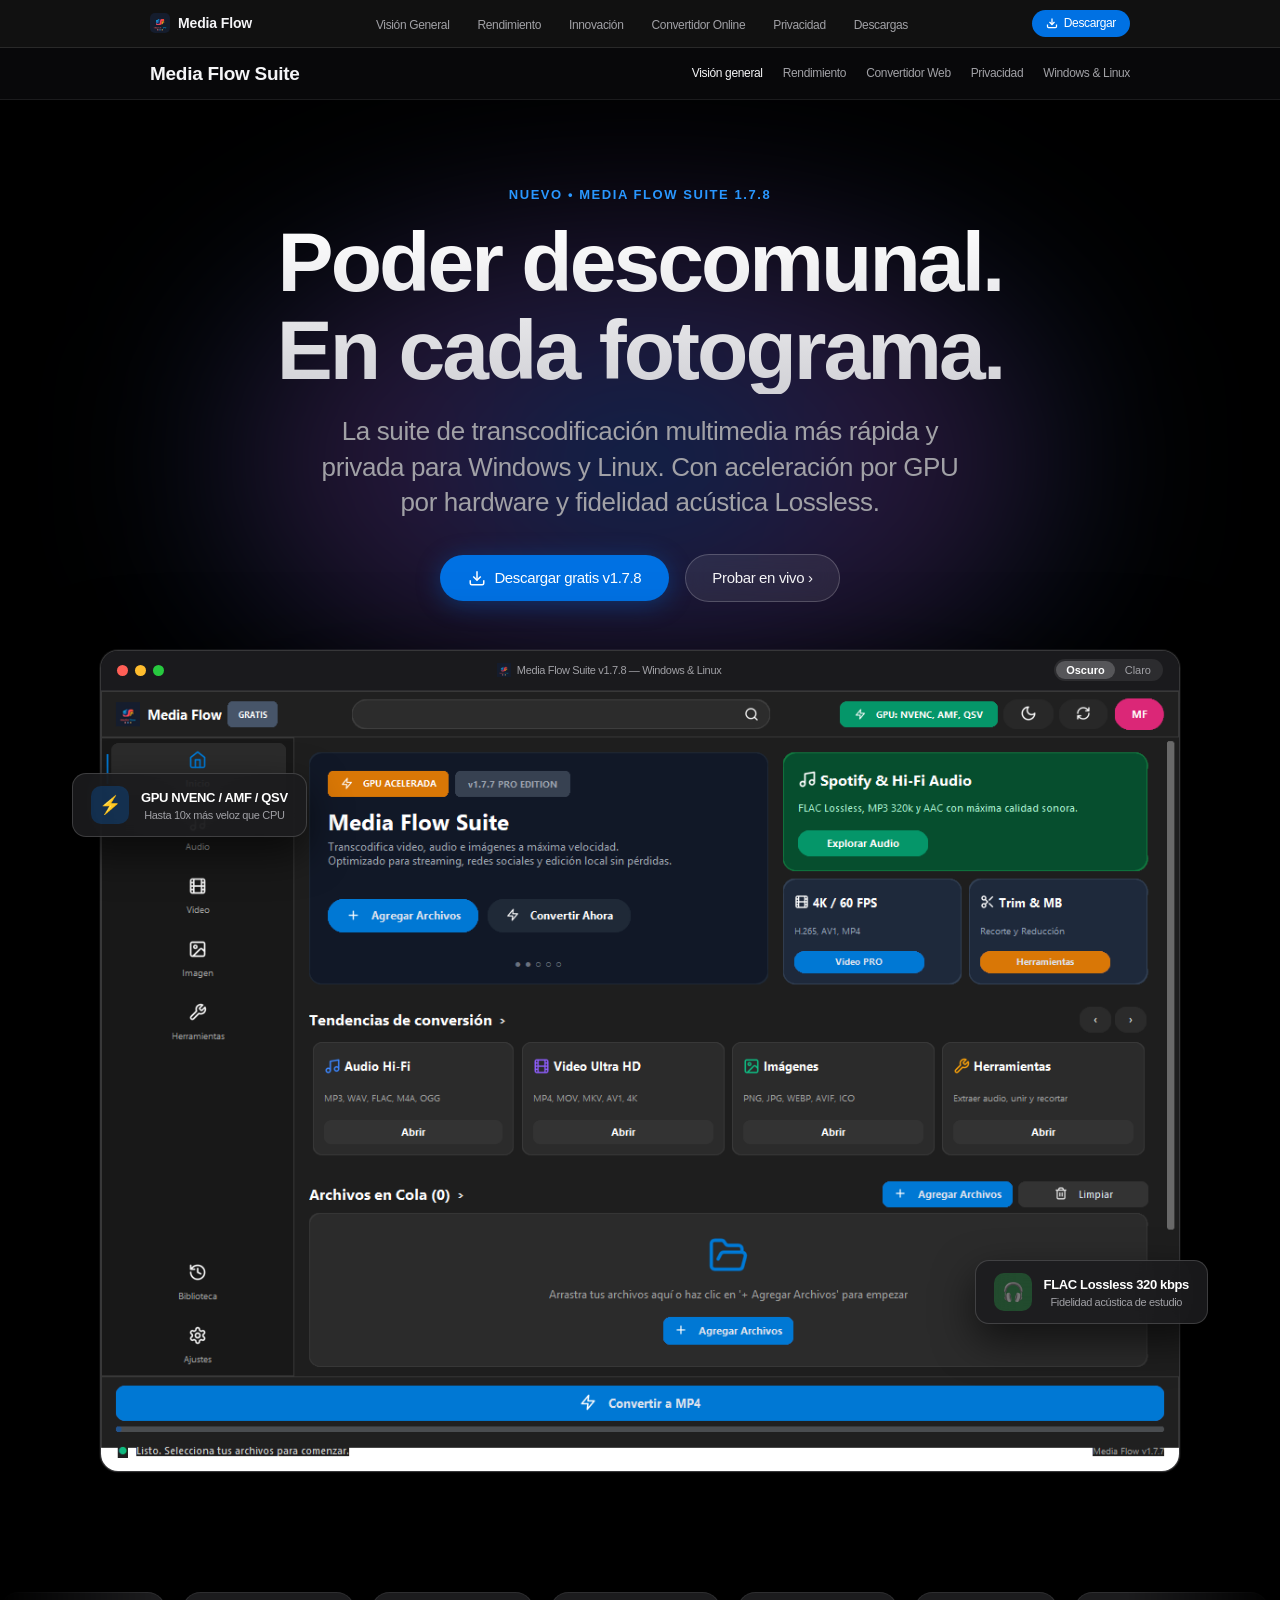
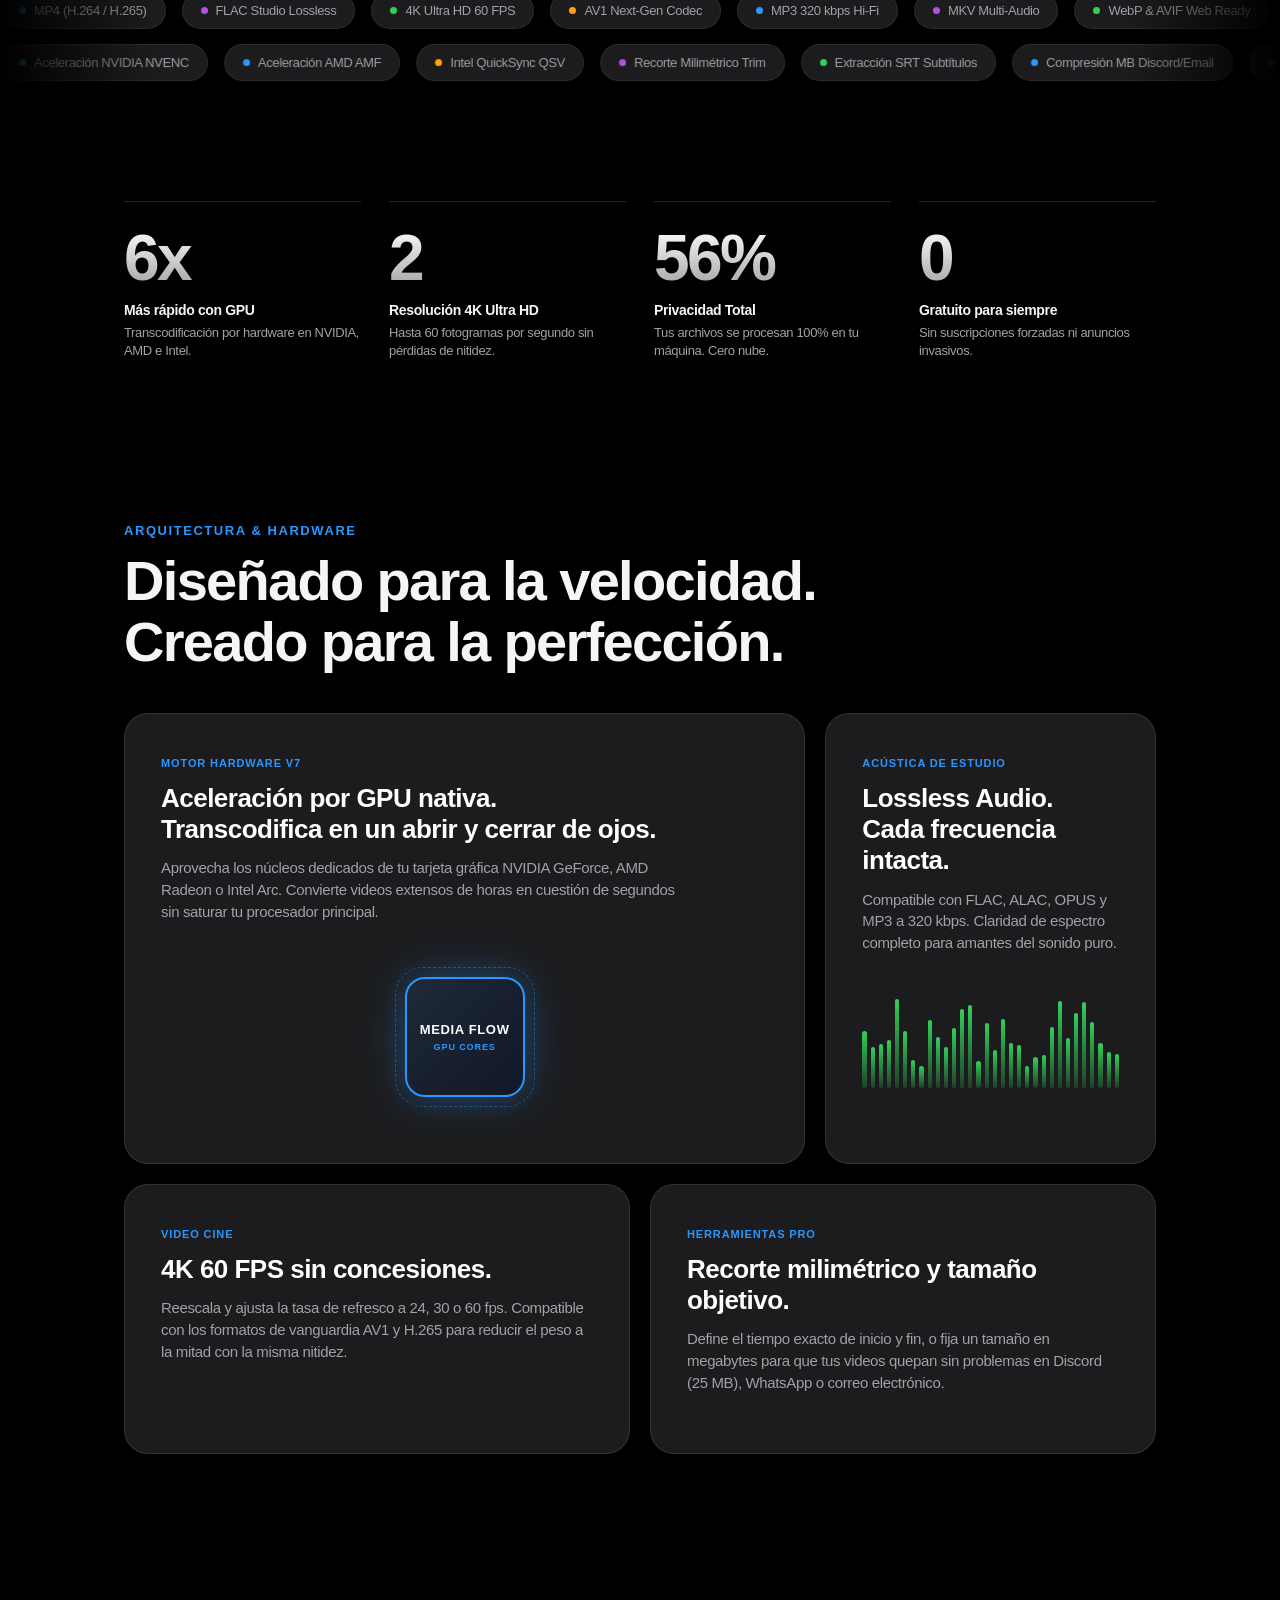
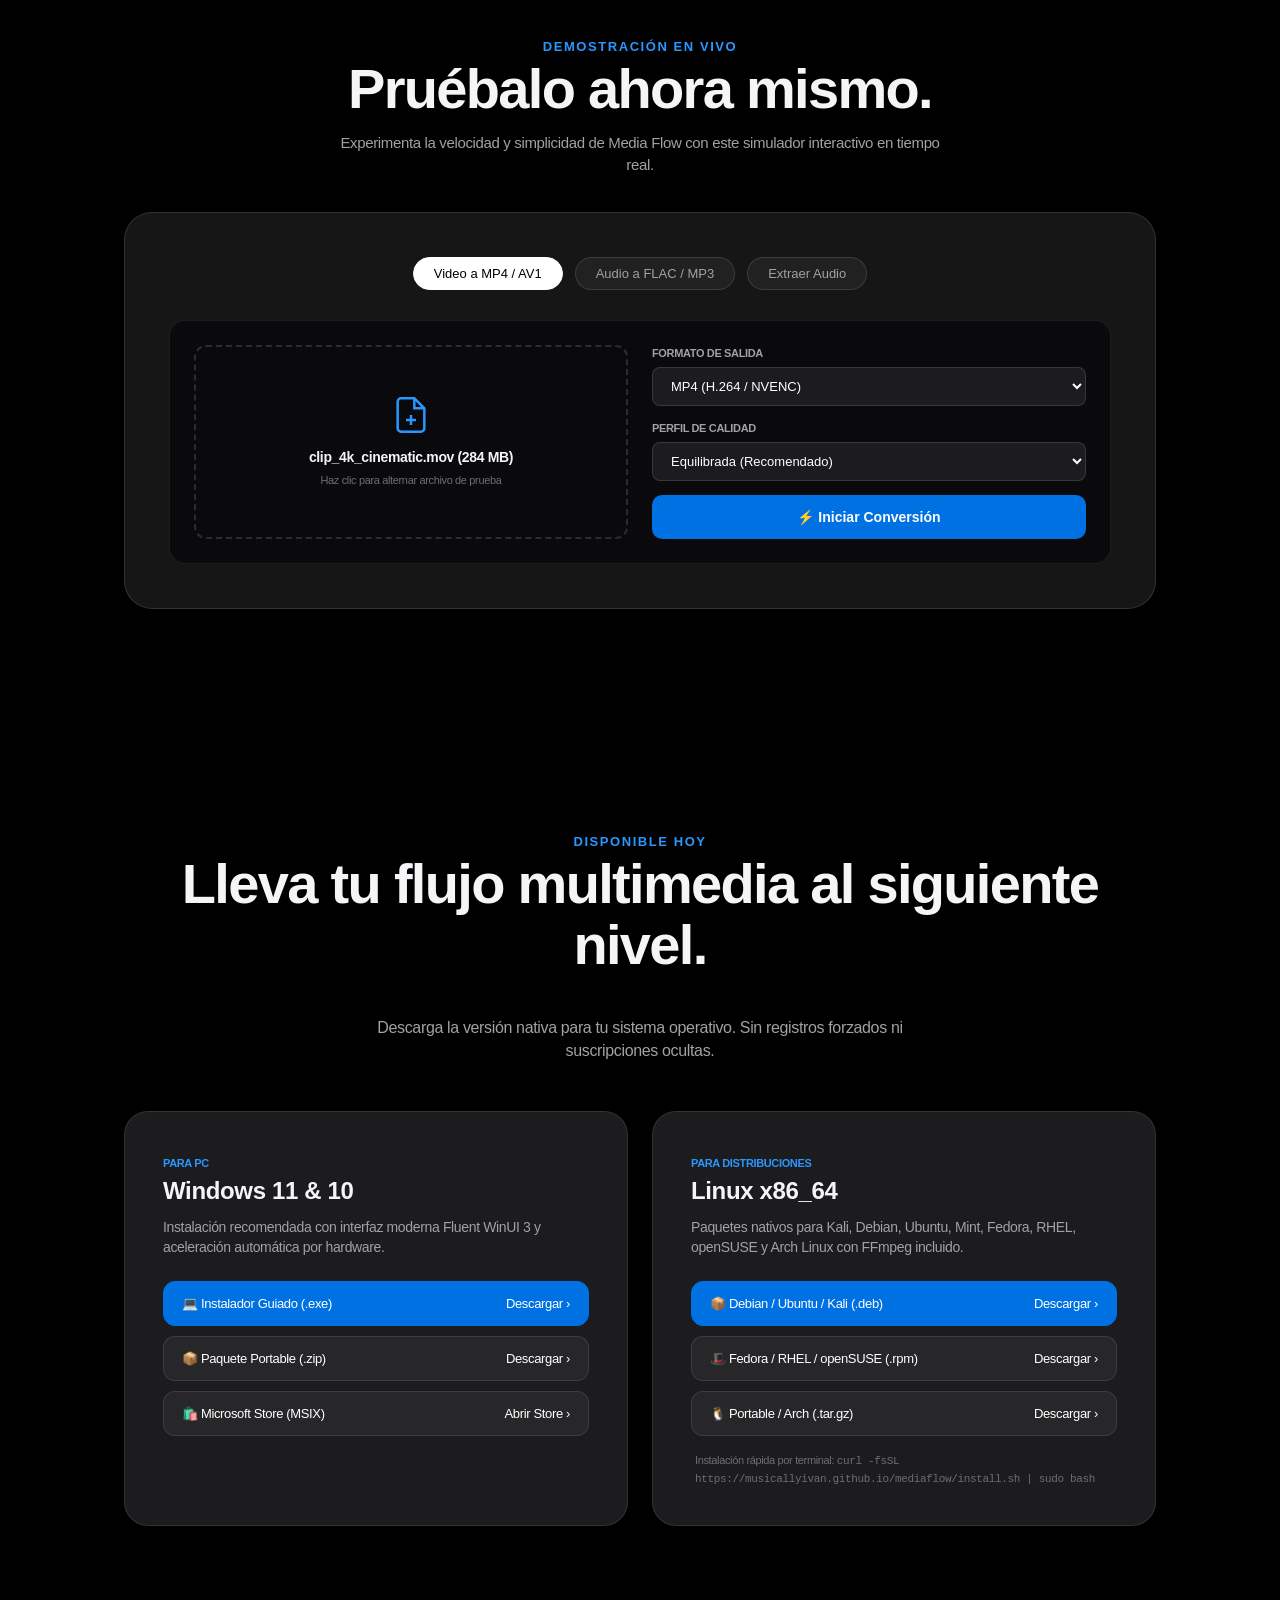
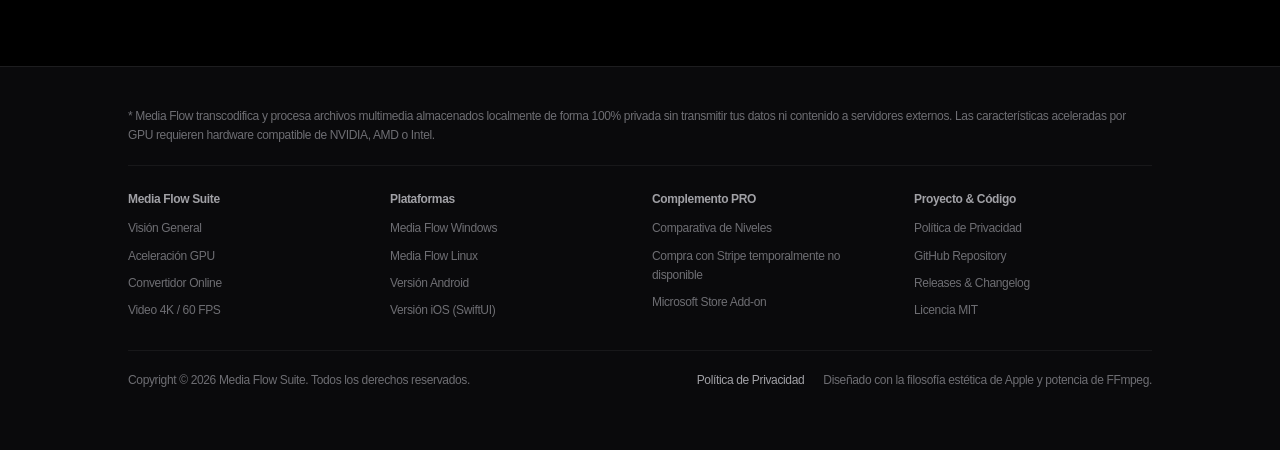
<file: website/index.html>
<!DOCTYPE html>
<html lang="es">
<head>
  <meta charset="UTF-8">
  <meta name="viewport" content="width=device-width, initial-scale=1.0">
  <title>Media Flow — Suite de Procesamiento y Conversión Multimedia</title>
  <meta name="description" content="Conversor multimedia ultra rápido para Windows y Linux con aceleración por GPU por hardware, codecs Hi-Fi Lossless y fidelidad 4K 60 FPS sin límites.">
  <link rel="icon" type="image/png" href="assets/icon.png">
  <link rel="stylesheet" href="styles.css">
</head>
<body>

  <!-- ==========================================================================
       1. GLOBAL APPLE NAV
       ========================================================================== -->
  <header class="apple-nav">
    <div class="apple-nav-inner">
      <a href="#" class="nav-brand">
        <img src="assets/icon.png" alt="Media Flow Logo" class="nav-logo-icon">
        <span>Media Flow</span>
      </a>

      <ul class="nav-links">
        <li><a href="#vision" class="nav-link">Visión General</a></li>
        <li><a href="#rendimiento" class="nav-link">Rendimiento</a></li>
        <li><a href="#bento" class="nav-link">Innovación</a></li>
        <li><a href="converter.html" class="nav-link">Convertidor Online</a></li>
        <li><a href="privacy.html" class="nav-link">Privacidad</a></li>
        <li><a href="#descargar" class="nav-link">Descargas</a></li>
      </ul>

      <div class="nav-actions">
        <a href="#descargar" class="btn-nav-download">
          <svg width="12" height="12" viewBox="0 0 24 24" fill="none" stroke="currentColor" stroke-width="2.5"><path d="M21 15v4a2 2 0 0 1-2 2H5a2 2 0 0 1-2-2v-4"></path><polyline points="7 10 12 15 17 10"></polyline><line x1="12" y1="15" x2="12" y2="3"></line></svg>
          Descargar
        </a>
      </div>
    </div>
  </header>

  <!-- Sticky Product Sub-Bar -->
  <nav class="apple-subnav">
    <div class="apple-subnav-inner">
      <div class="subnav-title">Media Flow Suite</div>
      <ul class="subnav-links">
        <li><a href="#vision" class="active">Visión general</a></li>
        <li><a href="#rendimiento">Rendimiento</a></li>
        <li><a href="converter.html">Convertidor Web</a></li>
        <li><a href="privacy.html">Privacidad</a></li>
        <li><a href="#descargar">Windows & Linux</a></li>
      </ul>
    </div>
  </nav>

  <!-- ==========================================================================
       2. HERO SECTION (APPLE KEYNOTE CINEMATIC)
       ========================================================================== -->
  <section class="hero-section" id="vision">
    <!-- Kinetic Fluid Aurora Glow -->
    <div class="aurora-bg"></div>

    <div class="hero-content">
      <span class="hero-eyebrow">Nuevo • Media Flow Suite 1.7.8</span>
      <h1 class="hero-title">Poder descomunal.<br>En cada fotograma.</h1>
      <p class="hero-subtitle">
        La suite de transcodificación multimedia más rápida y privada para Windows y Linux. Con aceleración por GPU por hardware y fidelidad acústica Lossless.
      </p>

      <div class="hero-cta-group">
        <a href="#descargar" class="btn-apple-primary">
          <svg width="18" height="18" viewBox="0 0 24 24" fill="none" stroke="currentColor" stroke-width="2"><path d="M21 15v4a2 2 0 0 1-2 2H5a2 2 0 0 1-2-2v-4"></path><polyline points="7 10 12 15 17 10"></polyline><line x1="12" y1="15" x2="12" y2="3"></line></svg>
          Descargar gratis v1.7.8
        </a>
        <a href="#simulador" class="btn-apple-secondary">
          Probar en vivo ›
        </a>
      </div>
    </div>

    <!-- App Showcase Mockup with Kinetic Floating Badges -->
    <div class="showcase-wrapper reveal-on-scroll">
      <!-- Floating Badge 1 (Left) -->
      <div class="floating-badge badge-left">
        <div class="badge-icon blue">⚡</div>
        <div class="badge-text-box">
          <div class="badge-text-title">GPU NVENC / AMF / QSV</div>
          <div class="badge-text-desc">Hasta 10x más veloz que CPU</div>
        </div>
      </div>

      <!-- Floating Badge 2 (Right) -->
      <div class="floating-badge badge-right">
        <div class="badge-icon green">🎧</div>
        <div class="badge-text-box">
          <div class="badge-text-title">FLAC Lossless 320 kbps</div>
          <div class="badge-text-desc">Fidelidad acústica de estudio</div>
        </div>
      </div>

      <!-- Window Frame -->
      <div class="showcase-card">
        <div class="window-header">
          <div class="window-dots">
            <span class="dot red"></span>
            <span class="dot yellow"></span>
            <span class="dot green"></span>
          </div>

          <div class="window-title-tab">
            <img src="assets/icon.png" width="14" height="14" alt="Media Flow">
            <span>Media Flow Suite v1.7.8 — Windows & Linux</span>
          </div>

          <div class="theme-toggle-pill">
            <button class="theme-opt-btn active" data-theme="dark">Oscuro</button>
            <button class="theme-opt-btn" data-theme="light">Claro</button>
          </div>
        </div>

        <img src="assets/app-dark.png" alt="Media Flow Interfaz Moderna" class="showcase-img" id="mockupImg">
      </div>
    </div>
  </section>

  <!-- ==========================================================================
       3. INFINITE MARQUEE TICKER (FORMATOS EN MOVIMIENTO)
       ========================================================================== -->
  <section class="marquee-container">
    <div class="marquee-track track-forward">
      <div class="format-pill"><span class="pill-dot blue"></span>MP4 (H.264 / H.265)</div>
      <div class="format-pill"><span class="pill-dot purple"></span>FLAC Studio Lossless</div>
      <div class="format-pill"><span class="pill-dot green"></span>4K Ultra HD 60 FPS</div>
      <div class="format-pill"><span class="pill-dot amber"></span>AV1 Next-Gen Codec</div>
      <div class="format-pill"><span class="pill-dot blue"></span>MP3 320 kbps Hi-Fi</div>
      <div class="format-pill"><span class="pill-dot purple"></span>MKV Multi-Audio</div>
      <div class="format-pill"><span class="pill-dot green"></span>WebP & AVIF Web Ready</div>
      <div class="format-pill"><span class="pill-dot amber"></span>WAV Uncompressed</div>
      <div class="format-pill"><span class="pill-dot blue"></span>OPUS Low Latency</div>
      <div class="format-pill"><span class="pill-dot purple"></span>Apple ALAC & AIFF</div>
      <!-- Duplicate for infinite looping -->
      <div class="format-pill"><span class="pill-dot blue"></span>MP4 (H.264 / H.265)</div>
      <div class="format-pill"><span class="pill-dot purple"></span>FLAC Studio Lossless</div>
      <div class="format-pill"><span class="pill-dot green"></span>4K Ultra HD 60 FPS</div>
      <div class="format-pill"><span class="pill-dot amber"></span>AV1 Next-Gen Codec</div>
      <div class="format-pill"><span class="pill-dot blue"></span>MP3 320 kbps Hi-Fi</div>
      <div class="format-pill"><span class="pill-dot purple"></span>MKV Multi-Audio</div>
      <div class="format-pill"><span class="pill-dot green"></span>WebP & AVIF Web Ready</div>
      <div class="format-pill"><span class="pill-dot amber"></span>WAV Uncompressed</div>
      <div class="format-pill"><span class="pill-dot blue"></span>OPUS Low Latency</div>
      <div class="format-pill"><span class="pill-dot purple"></span>Apple ALAC & AIFF</div>
    </div>

    <div class="marquee-track track-reverse">
      <div class="format-pill"><span class="pill-dot green"></span>Aceleración NVIDIA NVENC</div>
      <div class="format-pill"><span class="pill-dot blue"></span>Aceleración AMD AMF</div>
      <div class="format-pill"><span class="pill-dot amber"></span>Intel QuickSync QSV</div>
      <div class="format-pill"><span class="pill-dot purple"></span>Recorte Milimétrico Trim</div>
      <div class="format-pill"><span class="pill-dot green"></span>Extracción SRT Subtítulos</div>
      <div class="format-pill"><span class="pill-dot blue"></span>Compresión MB Discord/Email</div>
      <div class="format-pill"><span class="pill-dot amber"></span>Unión Concatenación Sin Saltos</div>
      <div class="format-pill"><span class="pill-dot purple"></span>Sincronización OneDrive / Drive</div>
      <!-- Duplicate for infinite looping -->
      <div class="format-pill"><span class="pill-dot green"></span>Aceleración NVIDIA NVENC</div>
      <div class="format-pill"><span class="pill-dot blue"></span>Aceleración AMD AMF</div>
      <div class="format-pill"><span class="pill-dot amber"></span>Intel QuickSync QSV</div>
      <div class="format-pill"><span class="pill-dot purple"></span>Recorte Milimétrico Trim</div>
      <div class="format-pill"><span class="pill-dot green"></span>Extracción SRT Subtítulos</div>
      <div class="format-pill"><span class="pill-dot blue"></span>Compresión MB Discord/Email</div>
      <div class="format-pill"><span class="pill-dot amber"></span>Unión Concatenación Sin Saltos</div>
      <div class="format-pill"><span class="pill-dot purple"></span>Sincronización OneDrive / Drive</div>
    </div>
  </section>

  <!-- ==========================================================================
       4. METRICS SECTION (APPLE BIG NUMBERS)
       ========================================================================== -->
  <section class="metrics-section reveal-on-scroll" id="rendimiento">
    <div class="metrics-grid">
      <div class="metric-card">
        <div class="metric-num" data-target="10x">0x</div>
        <div class="metric-label">Más rápido con GPU</div>
        <div class="metric-desc">Transcodificación por hardware en NVIDIA, AMD e Intel.</div>
      </div>

      <div class="metric-card">
        <div class="metric-num" data-target="4K">0K</div>
        <div class="metric-label">Resolución 4K Ultra HD</div>
        <div class="metric-desc">Hasta 60 fotogramas por segundo sin pérdidas de nitidez.</div>
      </div>

      <div class="metric-card">
        <div class="metric-num" data-target="100%">0%</div>
        <div class="metric-label">Privacidad Total</div>
        <div class="metric-desc">Tus archivos se procesan 100% en tu máquina. Cero nube.</div>
      </div>

      <div class="metric-card">
        <div class="metric-num" data-target="0">0 €</div>
        <div class="metric-label">Gratuito para siempre</div>
        <div class="metric-desc">Sin suscripciones forzadas ni anuncios invasivos.</div>
      </div>
    </div>
  </section>

  <!-- ==========================================================================
       5. APPLE BENTO GRID (INNOVACIÓN Y TECNOLOGÍA)
       ========================================================================== -->
  <section class="bento-section" id="bento">
    <div class="section-eyebrow">Arquitectura & Hardware</div>
    <h2 class="section-heading">Diseñado para la velocidad.<br>Creado para la perfección.</h2>

    <div class="bento-grid">
      <!-- Bento 1: GPU Engine (Large 8 Cols) -->
      <div class="bento-card bento-span-8 reveal-on-scroll">
        <span class="bento-tag">Motor Hardware v7</span>
        <h3 class="bento-title">Aceleración por GPU nativa.<br>Transcodifica en un abrir y cerrar de ojos.</h3>
        <p class="bento-desc">
          Aprovecha los núcleos dedicados de tu tarjeta gráfica NVIDIA GeForce, AMD Radeon o Intel Arc. Convierte videos extensos de horas en cuestión de segundos sin saturar tu procesador principal.
        </p>

        <div class="gpu-chip-visual">
          <div class="chip-core">
            <div class="chip-glow-ring"></div>
            <div class="chip-label">MEDIA FLOW</div>
            <div class="chip-sub">GPU CORES</div>
          </div>
        </div>
      </div>

      <!-- Bento 2: Hi-Fi Audio (4 Cols) -->
      <div class="bento-card bento-span-4 reveal-on-scroll">
        <span class="bento-tag">Acústica de Estudio</span>
        <h3 class="bento-title">Lossless Audio.<br>Cada frecuencia intacta.</h3>
        <p class="bento-desc">
          Compatible con FLAC, ALAC, OPUS y MP3 a 320 kbps. Claridad de espectro completo para amantes del sonido puro.
        </p>

        <div class="waveform-container" id="waveformBox">
          <!-- Animated audio bars generated by script -->
        </div>
      </div>

      <!-- Bento 3: Video 4K & HDR (6 Cols) -->
      <div class="bento-card bento-span-6 reveal-on-scroll">
        <span class="bento-tag">Video Cine</span>
        <h3 class="bento-title">4K 60 FPS sin concesiones.</h3>
        <p class="bento-desc">
          Reescala y ajusta la tasa de refresco a 24, 30 o 60 fps. Compatible con los formatos de vanguardia AV1 y H.265 para reducir el peso a la mitad con la misma nitidez.
        </p>
      </div>

      <!-- Bento 4: Recorte y Edición MB (6 Cols) -->
      <div class="bento-card bento-span-6 reveal-on-scroll">
        <span class="bento-tag">Herramientas PRO</span>
        <h3 class="bento-title">Recorte milimétrico y tamaño objetivo.</h3>
        <p class="bento-desc">
          Define el tiempo exacto de inicio y fin, o fija un tamaño en megabytes para que tus videos quepan sin problemas en Discord (25 MB), WhatsApp o correo electrónico.
        </p>
      </div>
    </div>
  </section>

  <!-- ==========================================================================
       6. INTERACTIVE CONVERTER SIMULATOR (PLAYGROUND EN VIVO)
       ========================================================================== -->
  <section class="simulator-section reveal-on-scroll" id="simulador">
    <div class="simulator-header">
      <span class="section-eyebrow">Demostración en Vivo</span>
      <h2 class="section-heading" style="margin-bottom: 12px;">Pruébalo ahora mismo.</h2>
      <p style="color: var(--text-secondary); font-size: 15px;">
        Experimenta la velocidad y simplicidad de Media Flow con este simulador interactivo en tiempo real.
      </p>
    </div>

    <div class="simulator-card">
      <div class="sim-tabs-row">
        <button class="sim-tab-btn active">Video a MP4 / AV1</button>
        <button class="sim-tab-btn">Audio a FLAC / MP3</button>
        <button class="sim-tab-btn">Extraer Audio</button>
      </div>

      <div class="sim-console-box">
        <!-- Input Drop Area -->
        <div class="sim-input-zone" id="simFileZone">
          <svg width="40" height="40" viewBox="0 0 24 24" fill="none" stroke="currentColor" stroke-width="1.5" style="color: var(--apple-cyan); margin-bottom: 12px;"><path d="M14 2H6a2 2 0 0 0-2 2v16a2 2 0 0 0 2 2h12a2 2 0 0 0 2-2V8z"></path><polyline points="14 2 14 8 20 8"></polyline><line x1="12" y1="18" x2="12" y2="12"></line><line x1="9" y1="15" x2="15" y2="15"></line></svg>
          <div style="font-size: 14px; font-weight: 600; margin-bottom: 4px;" id="simFileName">clip_4k_cinematic.mov (284 MB)</div>
          <div style="font-size: 11px; color: var(--text-tertiary);">Haz clic para alternar archivo de prueba</div>
        </div>

        <!-- Conversion Controls -->
        <div class="sim-output-zone">
          <div class="sim-select-group">
            <label class="sim-select-label">Formato de Salida</label>
            <select class="sim-dropdown" id="simFormatSelect">
              <option value="MP4">MP4 (H.264 / NVENC)</option>
              <option value="H265">H.265 (HEVC 4K)</option>
              <option value="AV1">AV1 (Máxima Compresión)</option>
              <option value="FLAC">FLAC (Audio Lossless)</option>
              <option value="MP3">MP3 (320 kbps)</option>
            </select>
          </div>

          <div class="sim-select-group">
            <label class="sim-select-label">Perfil de Calidad</label>
            <select class="sim-dropdown">
              <option>Equilibrada (Recomendado)</option>
              <option>Alta Calidad 4K (PRO)</option>
              <option>Ultra Comprimido (WhatsApp/Web)</option>
            </select>
          </div>

          <button class="btn-sim-start" id="btnSimStart">
            ⚡ Iniciar Conversión
          </button>

          <!-- Animated Progress Box -->
          <div class="sim-progress-box" id="simProgressBox">
            <div class="sim-bar-bg">
              <div class="sim-bar-fill" id="simProgressBar"></div>
            </div>
            <div class="sim-status-row">
              <span id="simProgressText">Procesando: 0%</span>
              <span id="simSpeedText">450 fps • 42 MB/s</span>
            </div>
          </div>
        </div>
      </div>
    </div>
  </section>

  <!-- ==========================================================================
       7. DOWNLOAD HUB (WINDOWS & LINUX)
       ========================================================================== -->
  <section class="download-section reveal-on-scroll" id="descargar">
    <span class="section-eyebrow">Disponible Hoy</span>
    <h2 class="section-heading">Lleva tu flujo multimedia al siguiente nivel.</h2>
    <p style="color: var(--text-secondary); max-width: 600px; margin: 0 auto;">
      Descarga la versión nativa para tu sistema operativo. Sin registros forzados ni suscripciones ocultas.
    </p>

    <div class="download-grid">
      <!-- Windows Card -->
      <div class="dl-card">
        <span class="dl-badge">Para PC</span>
        <h3 class="dl-title">Windows 11 & 10</h3>
        <p class="dl-desc">
          Instalación recomendada con interfaz moderna Fluent WinUI 3 y aceleración automática por hardware.
        </p>

        <div class="dl-btn-stack">
          <a href="https://github.com/musicallyivan/mediaflow/releases" target="_blank" class="btn-dl-item primary">
            <span>💻 Instalador Guiado (.exe)</span>
            <span>Descargar ›</span>
          </a>
          <a href="https://github.com/musicallyivan/mediaflow/releases" target="_blank" class="btn-dl-item">
            <span>📦 Paquete Portable (.zip)</span>
            <span>Descargar ›</span>
          </a>
          <a href="https://www.microsoft.com/store/apps" target="_blank" class="btn-dl-item">
            <span>🛍️ Microsoft Store (MSIX)</span>
            <span>Abrir Store ›</span>
          </a>
        </div>
      </div>

      <!-- Linux Card -->
      <div class="dl-card">
        <span class="dl-badge">Para Distribuciones</span>
        <h3 class="dl-title">Linux x86_64</h3>
        <p class="dl-desc">
          Paquetes nativos para Kali, Debian, Ubuntu, Mint, Fedora, RHEL, openSUSE y Arch Linux con FFmpeg incluido.
        </p>

        <div class="dl-btn-stack">
          <a href="https://github.com/musicallyivan/mediaflow/releases/latest" target="_blank" class="btn-dl-item primary">
            <span>📦 Debian / Ubuntu / Kali (.deb)</span>
            <span>Descargar ›</span>
          </a>
          <a href="https://github.com/musicallyivan/mediaflow/releases/latest" target="_blank" class="btn-dl-item">
            <span>🎩 Fedora / RHEL / openSUSE (.rpm)</span>
            <span>Descargar ›</span>
          </a>
          <a href="https://github.com/musicallyivan/mediaflow/releases/latest" target="_blank" class="btn-dl-item">
            <span>🐧 Portable / Arch (.tar.gz)</span>
            <span>Descargar ›</span>
          </a>
          <div style="font-size: 11px; color: var(--text-tertiary); margin-top: 6px; padding: 0 4px;">
            Instalación rápida por terminal: <code>curl -fsSL https://musicallyivan.github.io/mediaflow/install.sh | sudo bash</code>
          </div>
        </div>
      </div>
    </div>
  </section>

  <!-- ==========================================================================
       8. APPLE FOOTER
       ========================================================================== -->
  <footer class="apple-footer">
    <div class="footer-inner">
      <div class="footer-disclaimer">
        * Media Flow transcodifica y procesa archivos multimedia almacenados localmente de forma 100% privada sin transmitir tus datos ni contenido a servidores externos. Las características aceleradas por GPU requieren hardware compatible de NVIDIA, AMD o Intel.
      </div>

      <div class="footer-links-grid">
        <div class="footer-col">
          <div class="footer-col-title">Media Flow Suite</div>
          <ul class="footer-col-links">
            <li><a href="#vision">Visión General</a></li>
            <li><a href="#rendimiento">Aceleración GPU</a></li>
            <li><a href="converter.html">Convertidor Online</a></li>
            <li><a href="#bento">Video 4K / 60 FPS</a></li>
          </ul>
        </div>

        <div class="footer-col">
          <div class="footer-col-title">Plataformas</div>
          <ul class="footer-col-links">
            <li><a href="#descargar">Media Flow Windows</a></li>
            <li><a href="#descargar">Media Flow Linux</a></li>
            <li><a href="https://github.com/musicallyivan/mediaflow/tree/main/android-app" target="_blank">Versión Android</a></li>
            <li><a href="https://github.com/musicallyivan/mediaflow/tree/main/ios-app" target="_blank">Versión iOS (SwiftUI)</a></li>
          </ul>
        </div>

        <div class="footer-col">
          <div class="footer-col-title">Complemento PRO</div>
          <ul class="footer-col-links">
            <li><a href="#comparativa">Comparativa de Niveles</a></li>
            <li><span>Compra con Stripe temporalmente no disponible</span></li>
            <li><a href="https://github.com/musicallyivan/mediaflow/blob/main/STORE_LISTING.md" target="_blank">Microsoft Store Add-on</a></li>
          </ul>
        </div>

        <div class="footer-col">
          <div class="footer-col-title">Proyecto & Código</div>
          <ul class="footer-col-links">
            <li><a href="privacy.html">Política de Privacidad</a></li>
            <li><a href="https://github.com/musicallyivan/mediaflow" target="_blank">GitHub Repository</a></li>
            <li><a href="https://github.com/musicallyivan/mediaflow/releases" target="_blank">Releases & Changelog</a></li>
            <li><a href="https://github.com/musicallyivan/mediaflow/blob/main/LICENSE" target="_blank">Licencia MIT</a></li>
          </ul>
        </div>
      </div>

      <div class="footer-bottom">
        <div>Copyright © 2026 Media Flow Suite. Todos los derechos reservados.</div>
        <div>
          <a href="privacy.html" style="color: var(--text-secondary); margin-right: 16px;">Política de Privacidad</a>
          <span style="color: var(--text-tertiary);">Diseñado con la filosofía estética de Apple y potencia de FFmpeg.</span>
        </div>
      </div>
    </div>
  </footer>

  <script src="script.js"></script>
</body>
</html>
</file>
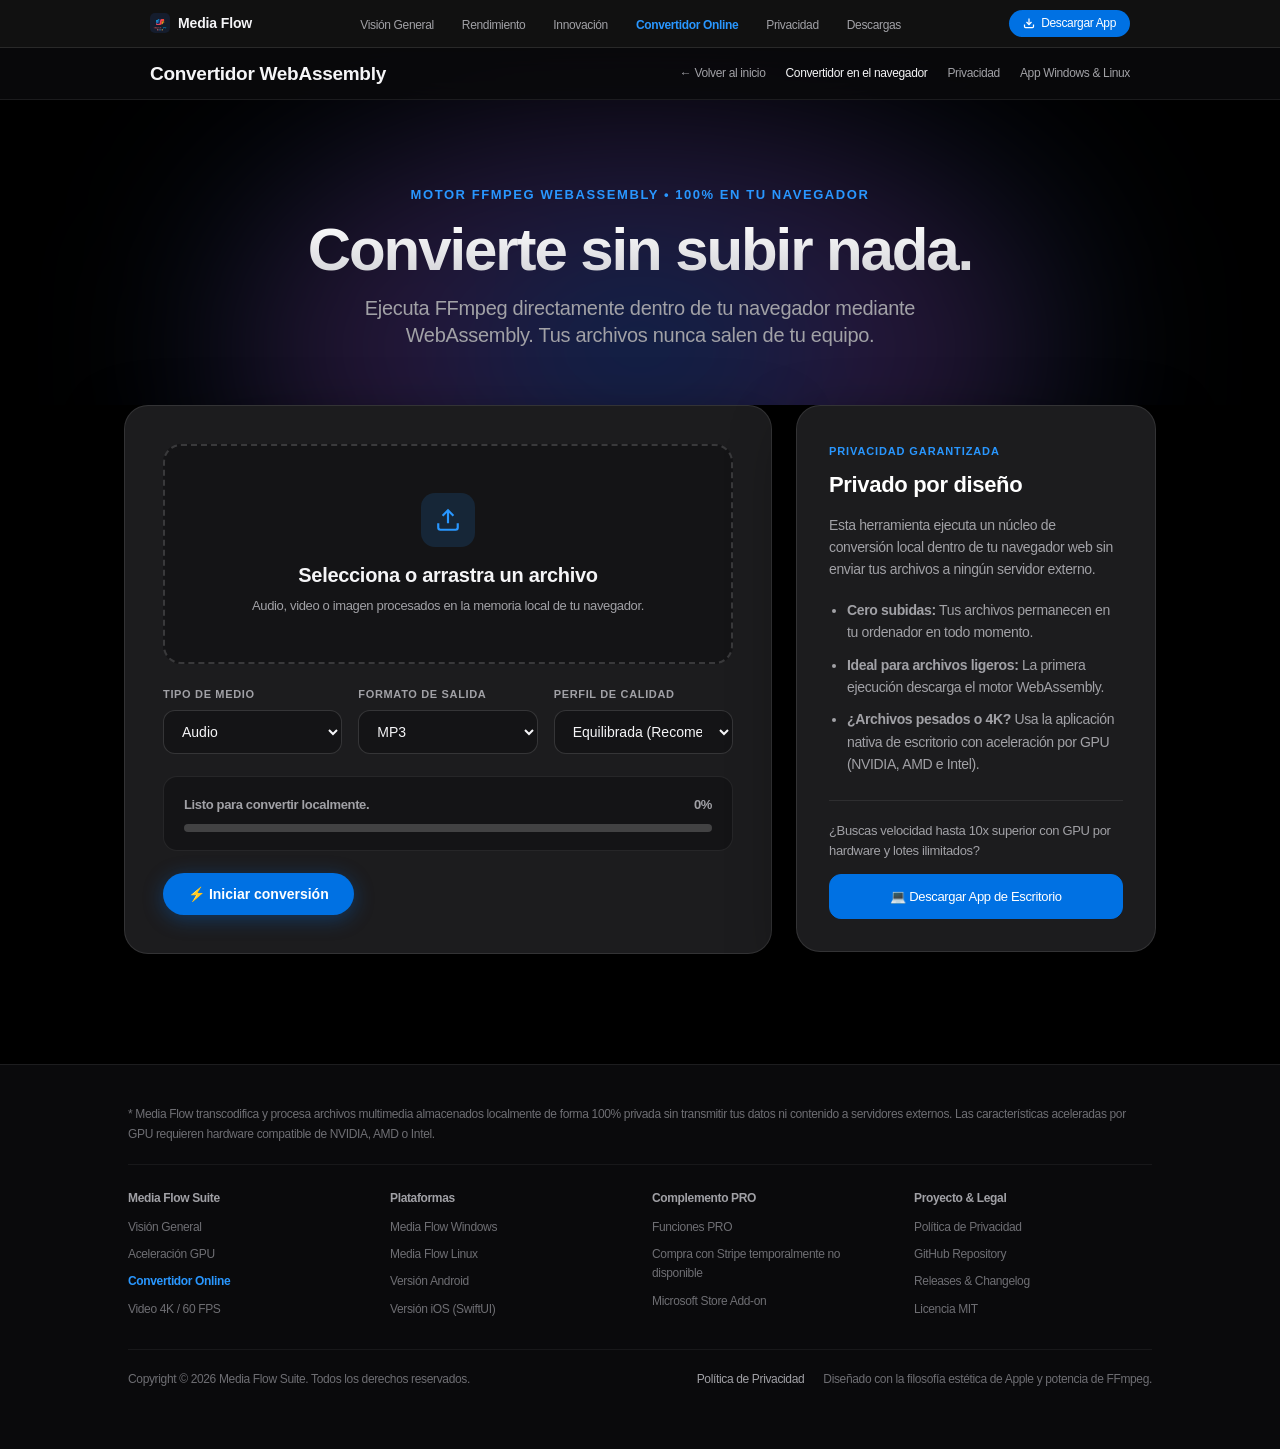
<file: website/converter/index.html>
<!DOCTYPE html>
<html lang="es">
<head>
  <meta charset="UTF-8">
  <meta name="viewport" content="width=device-width, initial-scale=1.0">
  <title>Convertidor Online WebAssembly — Media Flow Suite</title>
  <meta name="description" content="Convierte audio, video e imagen directamente en tu navegador con Media Flow WebAssembly. 100% local, sin subir tus archivos a servidores externos.">
  <link rel="icon" type="image/png" href="../assets/icon.png">
  <link rel="stylesheet" href="../styles.css">
  <link rel="stylesheet" href="../converter.css">
</head>
<body data-vendor-base="../vendor/ffmpeg/">

  <!-- ==========================================================================
       1. GLOBAL APPLE NAV
       ========================================================================== -->
  <header class="apple-nav">
    <div class="apple-nav-inner">
      <a href="../index.html" class="nav-brand">
        <img src="../assets/icon.png" alt="Media Flow Logo" class="nav-logo-icon">
        <span>Media Flow</span>
      </a>

      <ul class="nav-links">
        <li><a href="../index.html#vision" class="nav-link">Visión General</a></li>
        <li><a href="../index.html#rendimiento" class="nav-link">Rendimiento</a></li>
        <li><a href="../index.html#bento" class="nav-link">Innovación</a></li>
        <li><a href="../converter.html" class="nav-link" style="color: var(--apple-cyan); font-weight: 600;">Convertidor Online</a></li>
        <li><a href="../privacy.html" class="nav-link">Privacidad</a></li>
        <li><a href="../index.html#descargar" class="nav-link">Descargas</a></li>
      </ul>

      <div class="nav-actions">
        <a href="../index.html#descargar" class="btn-nav-download">
          <svg width="12" height="12" viewBox="0 0 24 24" fill="none" stroke="currentColor" stroke-width="2.5"><path d="M21 15v4a2 2 0 0 1-2 2H5a2 2 0 0 1-2-2v-4"></path><polyline points="7 10 12 15 17 10"></polyline><line x1="12" y1="15" x2="12" y2="3"></line></svg>
          Descargar App
        </a>
      </div>
    </div>
  </header>

  <!-- Sticky Product Sub-Bar -->
  <nav class="apple-subnav">
    <div class="apple-subnav-inner">
      <div class="subnav-title">Convertidor WebAssembly</div>
      <ul class="subnav-links">
        <li><a href="../index.html">← Volver al inicio</a></li>
        <li><a href="../converter.html" class="active">Convertidor en el navegador</a></li>
        <li><a href="../privacy.html">Privacidad</a></li>
        <li><a href="../index.html#descargar">App Windows &amp; Linux</a></li>
      </ul>
    </div>
  </nav>

  <!-- ==========================================================================
       2. CONVERTER HERO SECTION
       ========================================================================== -->
  <main>
    <section class="converter-hero">
      <div class="aurora-bg"></div>
      <div class="hero-content">
        <span class="hero-eyebrow">Motor FFmpeg WebAssembly • 100% En Tu Navegador</span>
        <h1 class="hero-title" style="font-size: clamp(34px, 5.5vw, 60px); margin-bottom: 14px;">Convierte sin subir nada.</h1>
        <p class="hero-subtitle" style="font-size: clamp(16px, 2vw, 20px); margin-bottom: 12px;">
          Ejecuta FFmpeg directamente dentro de tu navegador mediante WebAssembly. Tus archivos nunca salen de tu equipo.
        </p>
      </div>
    </section>

    <!-- ==========================================================================
         3. CONVERTER WORKSPACE
         ========================================================================== -->
    <section class="converter-shell" aria-label="Convertidor online">
      <form class="converter-panel" id="converterForm">
        <label class="drop-zone" for="fileInput" id="dropZone">
          <div class="drop-icon-badge">
            <svg width="26" height="26" viewBox="0 0 24 24" fill="none" stroke="currentColor" stroke-width="2"><path d="M21 15v4a2 2 0 0 1-2 2H5a2 2 0 0 1-2-2v-4"></path><polyline points="17 8 12 3 7 8"></polyline><line x1="12" y1="3" x2="12" y2="15"></line></svg>
          </div>
          <span class="drop-title">Selecciona o arrastra un archivo</span>
          <span class="drop-copy">Audio, video o imagen procesados en la memoria local de tu navegador.</span>
          <input id="fileInput" type="file" required>
        </label>

        <div class="selected-file" id="selectedFile" hidden></div>

        <div class="control-grid">
          <label>
            Tipo de medio
            <select id="modeSelect">
              <option value="audio">Audio</option>
              <option value="video">Video</option>
              <option value="image">Imagen</option>
            </select>
          </label>

          <label>
            Formato de salida
            <select id="formatSelect"></select>
          </label>

          <label>
            Perfil de calidad
            <select id="qualitySelect">
              <option value="balanced">Equilibrada (Recomendado)</option>
              <option value="small">Archivo compacto</option>
              <option value="high">Alta calidad</option>
            </select>
          </label>
        </div>

        <div class="status-box" aria-live="polite">
          <div class="progress-row">
            <span id="statusText">Listo para convertir localmente.</span>
            <span id="progressText">0%</span>
          </div>
          <progress id="progressBar" value="0" max="100"></progress>
        </div>

        <div class="converter-actions">
          <button class="button primary" id="convertButton" type="submit">
            ⚡ Iniciar conversión
          </button>
          <a class="button secondary download-result" id="downloadResult" hidden>
            ⬇ Descargar archivo convertido
          </a>
          <button class="button secondary" id="convertAnotherButton" type="button" hidden>
            Convertir otro archivo
          </button>
        </div>
      </form>

      <aside class="converter-notes">
        <span class="converter-notes-badge">Privacidad Garantizada</span>
        <h2>Privado por diseño</h2>
        <p>
          Esta herramienta ejecuta un núcleo de conversión local dentro de tu navegador web sin enviar tus archivos a ningún servidor externo.
        </p>
        <ul>
          <li><strong>Cero subidas:</strong> Tus archivos permanecen en tu ordenador en todo momento.</li>
          <li><strong>Ideal para archivos ligeros:</strong> La primera ejecución descarga el motor WebAssembly.</li>
          <li><strong>¿Archivos pesados o 4K?</strong> Usa la aplicación nativa de escritorio con aceleración por GPU (NVIDIA, AMD e Intel).</li>
        </ul>

        <div class="converter-notes-cta">
          <p>¿Buscas velocidad hasta 10x superior con GPU por hardware y lotes ilimitados?</p>
          <a href="../index.html#descargar" class="btn-dl-item primary" style="justify-content: center; gap: 8px;">
            <span>💻 Descargar App de Escritorio</span>
          </a>
        </div>
      </aside>
    </section>
  </main>

  <!-- ==========================================================================
       4. APPLE FOOTER
       ========================================================================== -->
  <footer class="apple-footer">
    <div class="footer-inner">
      <div class="footer-disclaimer">
        * Media Flow transcodifica y procesa archivos multimedia almacenados localmente de forma 100% privada sin transmitir tus datos ni contenido a servidores externos. Las características aceleradas por GPU requieren hardware compatible de NVIDIA, AMD o Intel.
      </div>

      <div class="footer-links-grid">
        <div class="footer-col">
          <div class="footer-col-title">Media Flow Suite</div>
          <ul class="footer-col-links">
            <li><a href="../index.html#vision">Visión General</a></li>
            <li><a href="../index.html#rendimiento">Aceleración GPU</a></li>
            <li><a href="../converter.html" style="color: var(--apple-cyan); font-weight: 600;">Convertidor Online</a></li>
            <li><a href="../index.html#bento">Video 4K / 60 FPS</a></li>
          </ul>
        </div>

        <div class="footer-col">
          <div class="footer-col-title">Plataformas</div>
          <ul class="footer-col-links">
            <li><a href="../index.html#descargar">Media Flow Windows</a></li>
            <li><a href="../index.html#descargar">Media Flow Linux</a></li>
            <li><a href="https://github.com/musicallyivan/mediaflow/tree/main/android-app" target="_blank">Versión Android</a></li>
            <li><a href="https://github.com/musicallyivan/mediaflow/tree/main/ios-app" target="_blank">Versión iOS (SwiftUI)</a></li>
          </ul>
        </div>

        <div class="footer-col">
          <div class="footer-col-title">Complemento PRO</div>
          <ul class="footer-col-links">
            <li><a href="../index.html#bento">Funciones PRO</a></li>
            <li><span>Compra con Stripe temporalmente no disponible</span></li>
            <li><a href="https://github.com/musicallyivan/mediaflow/blob/main/STORE_LISTING.md" target="_blank">Microsoft Store Add-on</a></li>
          </ul>
        </div>

        <div class="footer-col">
          <div class="footer-col-title">Proyecto &amp; Legal</div>
          <ul class="footer-col-links">
            <li><a href="../privacy.html">Política de Privacidad</a></li>
            <li><a href="https://github.com/musicallyivan/mediaflow" target="_blank">GitHub Repository</a></li>
            <li><a href="https://github.com/musicallyivan/mediaflow/releases" target="_blank">Releases &amp; Changelog</a></li>
            <li><a href="https://github.com/musicallyivan/mediaflow/blob/main/LICENSE" target="_blank">Licencia MIT</a></li>
          </ul>
        </div>
      </div>

      <div class="footer-bottom">
        <div>Copyright © 2026 Media Flow Suite. Todos los derechos reservados.</div>
        <div>
          <a href="../privacy.html" style="color: var(--text-secondary); margin-right: 16px;">Política de Privacidad</a>
          <span style="color: var(--text-tertiary);">Diseñado con la filosofía estética de Apple y potencia de FFmpeg.</span>
        </div>
      </div>
    </div>
  </footer>

  <script src="../vendor/ffmpeg/ffmpeg.min.js"></script>
  <script src="../converter.js"></script>
</body>
</html>
</file>
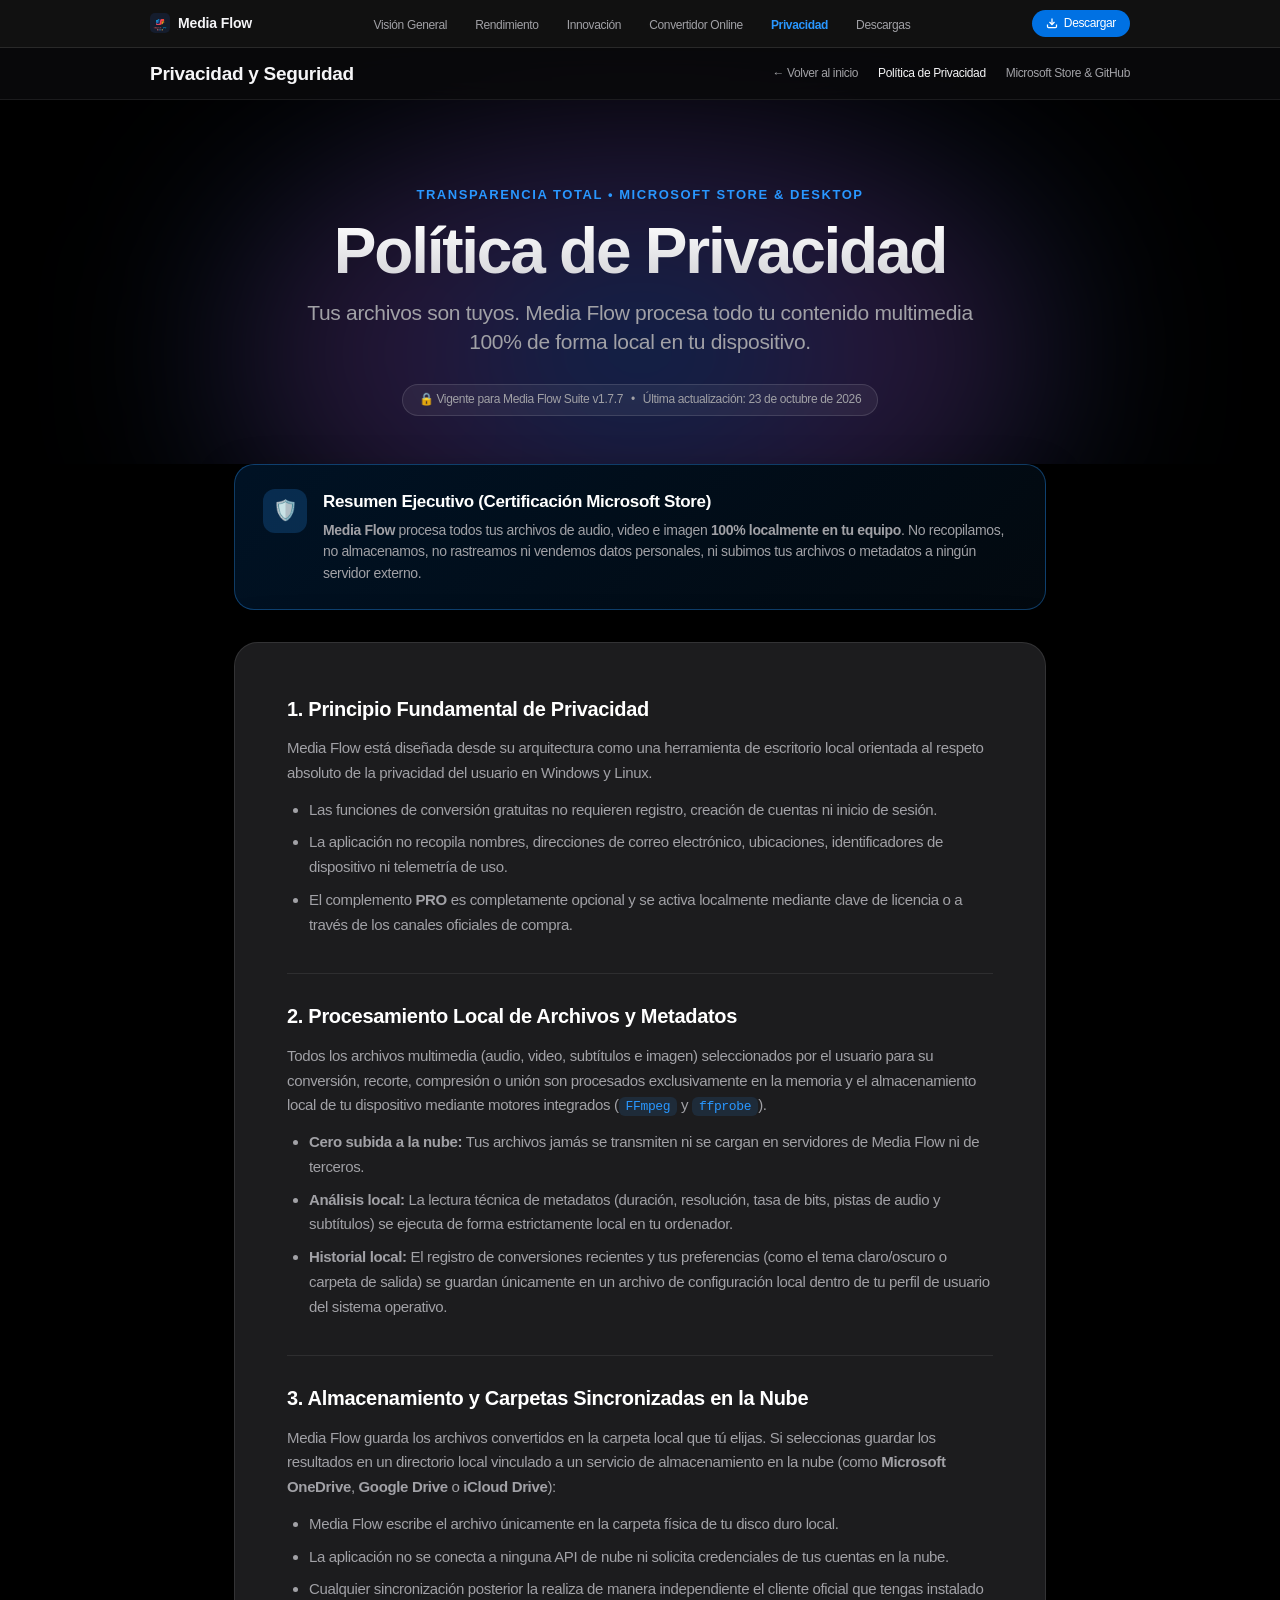
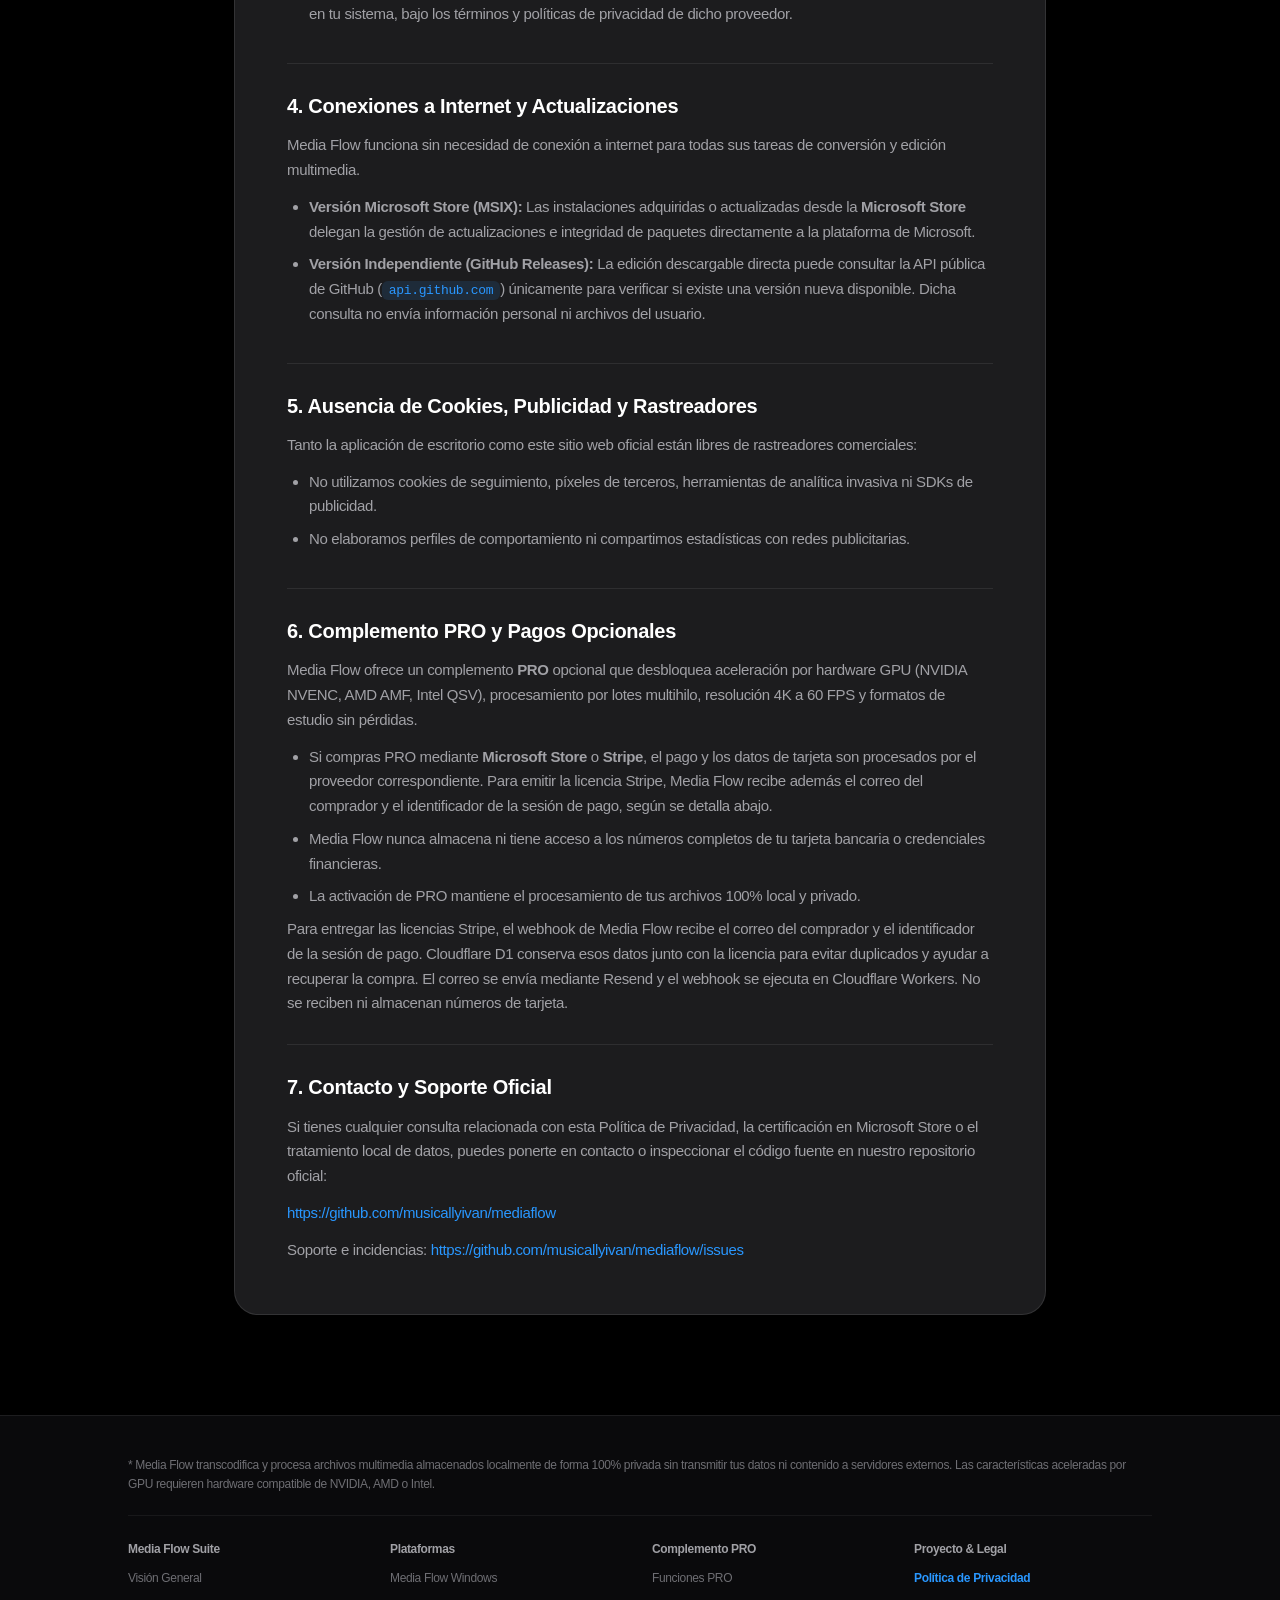
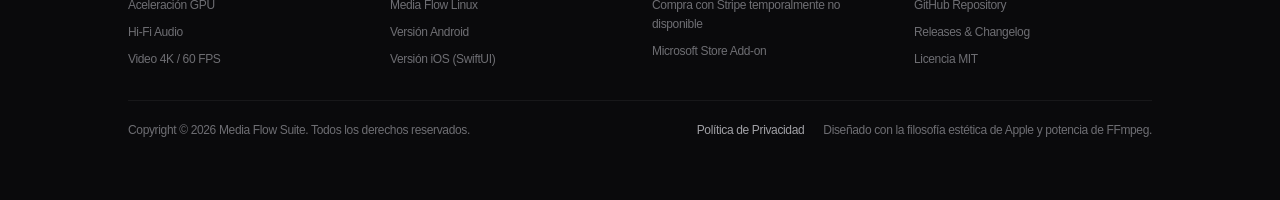
<file: website/privacy/index.html>
<!DOCTYPE html>
<html lang="es">
<head>
  <meta charset="UTF-8">
  <meta name="viewport" content="width=device-width, initial-scale=1.0">
  <title>Política de Privacidad — Media Flow Suite</title>
  <meta name="description" content="Política de Privacidad oficial de Media Flow Suite (Microsoft Store, Windows y Linux). Procesamiento 100% local, sin subidas de archivos, sin cuentas y sin recopilación de datos personales.">
  <link rel="icon" type="image/png" href="../assets/icon.png">
  <link rel="stylesheet" href="../styles.css">
</head>
<body>

  <!-- ==========================================================================
       1. GLOBAL APPLE NAV
       ========================================================================== -->
  <header class="apple-nav">
    <div class="apple-nav-inner">
      <a href="../index.html" class="nav-brand">
        <img src="../assets/icon.png" alt="Media Flow Logo" class="nav-logo-icon">
        <span>Media Flow</span>
      </a>

      <ul class="nav-links">
        <li><a href="../index.html#vision" class="nav-link">Visión General</a></li>
        <li><a href="../index.html#rendimiento" class="nav-link">Rendimiento</a></li>
        <li><a href="../index.html#bento" class="nav-link">Innovación</a></li>
        <li><a href="../converter.html" class="nav-link">Convertidor Online</a></li>
        <li><a href="../privacy.html" class="nav-link" style="color: var(--apple-cyan); font-weight: 600;">Privacidad</a></li>
        <li><a href="../index.html#descargar" class="nav-link">Descargas</a></li>
      </ul>

      <div class="nav-actions">
        <a href="../index.html#descargar" class="btn-nav-download">
          <svg width="12" height="12" viewBox="0 0 24 24" fill="none" stroke="currentColor" stroke-width="2.5"><path d="M21 15v4a2 2 0 0 1-2 2H5a2 2 0 0 1-2-2v-4"></path><polyline points="7 10 12 15 17 10"></polyline><line x1="12" y1="15" x2="12" y2="3"></line></svg>
          Descargar
        </a>
      </div>
    </div>
  </header>

  <!-- Sticky Product Sub-Bar -->
  <nav class="apple-subnav">
    <div class="apple-subnav-inner">
      <div class="subnav-title">Privacidad y Seguridad</div>
      <ul class="subnav-links">
        <li><a href="../index.html">← Volver al inicio</a></li>
        <li><a href="../privacy.html" class="active">Política de Privacidad</a></li>
        <li><a href="../index.html#descargar">Microsoft Store &amp; GitHub</a></li>
      </ul>
    </div>
  </nav>

  <!-- ==========================================================================
       2. PRIVACY HERO SECTION
       ========================================================================== -->
  <section class="policy-hero">
    <div class="aurora-bg"></div>
    <div class="hero-content">
      <span class="hero-eyebrow">Transparencia Total • Microsoft Store &amp; Desktop</span>
      <h1 class="hero-title" style="font-size: clamp(36px, 6vw, 64px); margin-bottom: 14px;">Política de Privacidad</h1>
      <p class="hero-subtitle" style="font-size: clamp(16px, 2vw, 21px); margin-bottom: 12px;">
        Tus archivos son tuyos. Media Flow procesa todo tu contenido multimedia 100% de forma local en tu dispositivo.
      </p>
      <div class="policy-meta-pill">
        <span>🔒 Vigente para Media Flow Suite v1.7.7</span>
        <span>•</span>
        <span>Última actualización: 23 de octubre de 2026</span>
      </div>
    </div>
  </section>

  <!-- ==========================================================================
       3. PRIVACY POLICY CONTENT
       ========================================================================== -->
  <main class="policy-container">
    <div class="policy-summary-banner">
      <div class="policy-summary-icon">🛡️</div>
      <div class="policy-summary-text">
        <h2>Resumen Ejecutivo (Certificación Microsoft Store)</h2>
        <p>
          <strong>Media Flow</strong> procesa todos tus archivos de audio, video e imagen <strong>100% localmente en tu equipo</strong>. No recopilamos, no almacenamos, no rastreamos ni vendemos datos personales, ni subimos tus archivos o metadatos a ningún servidor externo.
        </p>
      </div>
    </div>

    <article class="policy-card">
      <section class="policy-section">
        <h2>1. Principio Fundamental de Privacidad</h2>
        <p>
          Media Flow está diseñada desde su arquitectura como una herramienta de escritorio local orientada al respeto absoluto de la privacidad del usuario en Windows y Linux.
        </p>
        <ul>
          <li>Las funciones de conversión gratuitas no requieren registro, creación de cuentas ni inicio de sesión.</li>
          <li>La aplicación no recopila nombres, direcciones de correo electrónico, ubicaciones, identificadores de dispositivo ni telemetría de uso.</li>
          <li>El complemento <strong>PRO</strong> es completamente opcional y se activa localmente mediante clave de licencia o a través de los canales oficiales de compra.</li>
        </ul>
      </section>

      <section class="policy-section">
        <h2>2. Procesamiento Local de Archivos y Metadatos</h2>
        <p>
          Todos los archivos multimedia (audio, video, subtítulos e imagen) seleccionados por el usuario para su conversión, recorte, compresión o unión son procesados exclusivamente en la memoria y el almacenamiento local de tu dispositivo mediante motores integrados (<code>FFmpeg</code> y <code>ffprobe</code>).
        </p>
        <ul>
          <li><strong>Cero subida a la nube:</strong> Tus archivos jamás se transmiten ni se cargan en servidores de Media Flow ni de terceros.</li>
          <li><strong>Análisis local:</strong> La lectura técnica de metadatos (duración, resolución, tasa de bits, pistas de audio y subtítulos) se ejecuta de forma estrictamente local en tu ordenador.</li>
          <li><strong>Historial local:</strong> El registro de conversiones recientes y tus preferencias (como el tema claro/oscuro o carpeta de salida) se guardan únicamente en un archivo de configuración local dentro de tu perfil de usuario del sistema operativo.</li>
        </ul>
      </section>

      <section class="policy-section">
        <h2>3. Almacenamiento y Carpetas Sincronizadas en la Nube</h2>
        <p>
          Media Flow guarda los archivos convertidos en la carpeta local que tú elijas. Si seleccionas guardar los resultados en un directorio local vinculado a un servicio de almacenamiento en la nube (como <strong>Microsoft OneDrive</strong>, <strong>Google Drive</strong> o <strong>iCloud Drive</strong>):
        </p>
        <ul>
          <li>Media Flow escribe el archivo únicamente en la carpeta física de tu disco duro local.</li>
          <li>La aplicación no se conecta a ninguna API de nube ni solicita credenciales de tus cuentas en la nube.</li>
          <li>Cualquier sincronización posterior la realiza de manera independiente el cliente oficial que tengas instalado en tu sistema, bajo los términos y políticas de privacidad de dicho proveedor.</li>
        </ul>
      </section>

      <section class="policy-section">
        <h2>4. Conexiones a Internet y Actualizaciones</h2>
        <p>
          Media Flow funciona sin necesidad de conexión a internet para todas sus tareas de conversión y edición multimedia.
        </p>
        <ul>
          <li><strong>Versión Microsoft Store (MSIX):</strong> Las instalaciones adquiridas o actualizadas desde la <strong>Microsoft Store</strong> delegan la gestión de actualizaciones e integridad de paquetes directamente a la plataforma de Microsoft.</li>
          <li><strong>Versión Independiente (GitHub Releases):</strong> La edición descargable directa puede consultar la API pública de GitHub (<code>api.github.com</code>) únicamente para verificar si existe una versión nueva disponible. Dicha consulta no envía información personal ni archivos del usuario.</li>
        </ul>
      </section>

      <section class="policy-section">
        <h2>5. Ausencia de Cookies, Publicidad y Rastreadores</h2>
        <p>
          Tanto la aplicación de escritorio como este sitio web oficial están libres de rastreadores comerciales:
        </p>
        <ul>
          <li>No utilizamos cookies de seguimiento, píxeles de terceros, herramientas de analítica invasiva ni SDKs de publicidad.</li>
          <li>No elaboramos perfiles de comportamiento ni compartimos estadísticas con redes publicitarias.</li>
        </ul>
      </section>

      <section class="policy-section">
        <h2>6. Complemento PRO y Pagos Opcionales</h2>
        <p>
          Media Flow ofrece un complemento <strong>PRO</strong> opcional que desbloquea aceleración por hardware GPU (NVIDIA NVENC, AMD AMF, Intel QSV), procesamiento por lotes multihilo, resolución 4K a 60 FPS y formatos de estudio sin pérdidas.
        </p>
        <ul>
          <li>Si compras PRO mediante <strong>Microsoft Store</strong> o <strong>Stripe</strong>, el pago y los datos de tarjeta son procesados por el proveedor correspondiente. Para emitir la licencia Stripe, Media Flow recibe además el correo del comprador y el identificador de la sesión de pago, según se detalla abajo.</li>
          <li>Media Flow nunca almacena ni tiene acceso a los números completos de tu tarjeta bancaria o credenciales financieras.</li>
          <li>La activación de PRO mantiene el procesamiento de tus archivos 100% local y privado.</li>
        </ul>
        <p>Para entregar las licencias Stripe, el webhook de Media Flow recibe el correo del comprador y el identificador de la sesión de pago. Cloudflare D1 conserva esos datos junto con la licencia para evitar duplicados y ayudar a recuperar la compra. El correo se envía mediante Resend y el webhook se ejecuta en Cloudflare Workers. No se reciben ni almacenan números de tarjeta.</p>
      </section>

      <section class="policy-section">
        <h2>7. Contacto y Soporte Oficial</h2>
        <p>
          Si tienes cualquier consulta relacionada con esta Política de Privacidad, la certificación en Microsoft Store o el tratamiento local de datos, puedes ponerte en contacto o inspeccionar el código fuente en nuestro repositorio oficial:
        </p>
        <p>
          <a href="https://github.com/musicallyivan/mediaflow" target="_blank" rel="noopener">
            https://github.com/musicallyivan/mediaflow
          </a>
        </p>
        <p>
          Soporte e incidencias:
          <a href="https://github.com/musicallyivan/mediaflow/issues" target="_blank" rel="noopener">
            https://github.com/musicallyivan/mediaflow/issues
          </a>
        </p>
      </section>
    </article>
  </main>

  <!-- ==========================================================================
       4. APPLE FOOTER
       ========================================================================== -->
  <footer class="apple-footer">
    <div class="footer-inner">
      <div class="footer-disclaimer">
        * Media Flow transcodifica y procesa archivos multimedia almacenados localmente de forma 100% privada sin transmitir tus datos ni contenido a servidores externos. Las características aceleradas por GPU requieren hardware compatible de NVIDIA, AMD o Intel.
      </div>

      <div class="footer-links-grid">
        <div class="footer-col">
          <div class="footer-col-title">Media Flow Suite</div>
          <ul class="footer-col-links">
            <li><a href="../index.html#vision">Visión General</a></li>
            <li><a href="../index.html#rendimiento">Aceleración GPU</a></li>
            <li><a href="../index.html#bento">Hi-Fi Audio</a></li>
            <li><a href="../index.html#bento">Video 4K / 60 FPS</a></li>
          </ul>
        </div>

        <div class="footer-col">
          <div class="footer-col-title">Plataformas</div>
          <ul class="footer-col-links">
            <li><a href="../index.html#descargar">Media Flow Windows</a></li>
            <li><a href="../index.html#descargar">Media Flow Linux</a></li>
            <li><a href="https://github.com/musicallyivan/mediaflow/tree/main/android-app" target="_blank">Versión Android</a></li>
            <li><a href="https://github.com/musicallyivan/mediaflow/tree/main/ios-app" target="_blank">Versión iOS (SwiftUI)</a></li>
          </ul>
        </div>

        <div class="footer-col">
          <div class="footer-col-title">Complemento PRO</div>
          <ul class="footer-col-links">
            <li><a href="../index.html#bento">Funciones PRO</a></li>
            <li><span>Compra con Stripe temporalmente no disponible</span></li>
            <li><a href="https://github.com/musicallyivan/mediaflow/blob/main/STORE_LISTING.md" target="_blank">Microsoft Store Add-on</a></li>
          </ul>
        </div>

        <div class="footer-col">
          <div class="footer-col-title">Proyecto &amp; Legal</div>
          <ul class="footer-col-links">
            <li><a href="../privacy.html" style="color: var(--apple-cyan); font-weight: 600;">Política de Privacidad</a></li>
            <li><a href="https://github.com/musicallyivan/mediaflow" target="_blank">GitHub Repository</a></li>
            <li><a href="https://github.com/musicallyivan/mediaflow/releases" target="_blank">Releases &amp; Changelog</a></li>
            <li><a href="https://github.com/musicallyivan/mediaflow/blob/main/LICENSE" target="_blank">Licencia MIT</a></li>
          </ul>
        </div>
      </div>

      <div class="footer-bottom">
        <div>Copyright © 2026 Media Flow Suite. Todos los derechos reservados.</div>
        <div>
          <a href="../privacy.html" style="color: var(--text-secondary); margin-right: 16px;">Política de Privacidad</a>
          <span style="color: var(--text-tertiary);">Diseñado con la filosofía estética de Apple y potencia de FFmpeg.</span>
        </div>
      </div>
    </div>
  </footer>

</body>
</html>
</file>
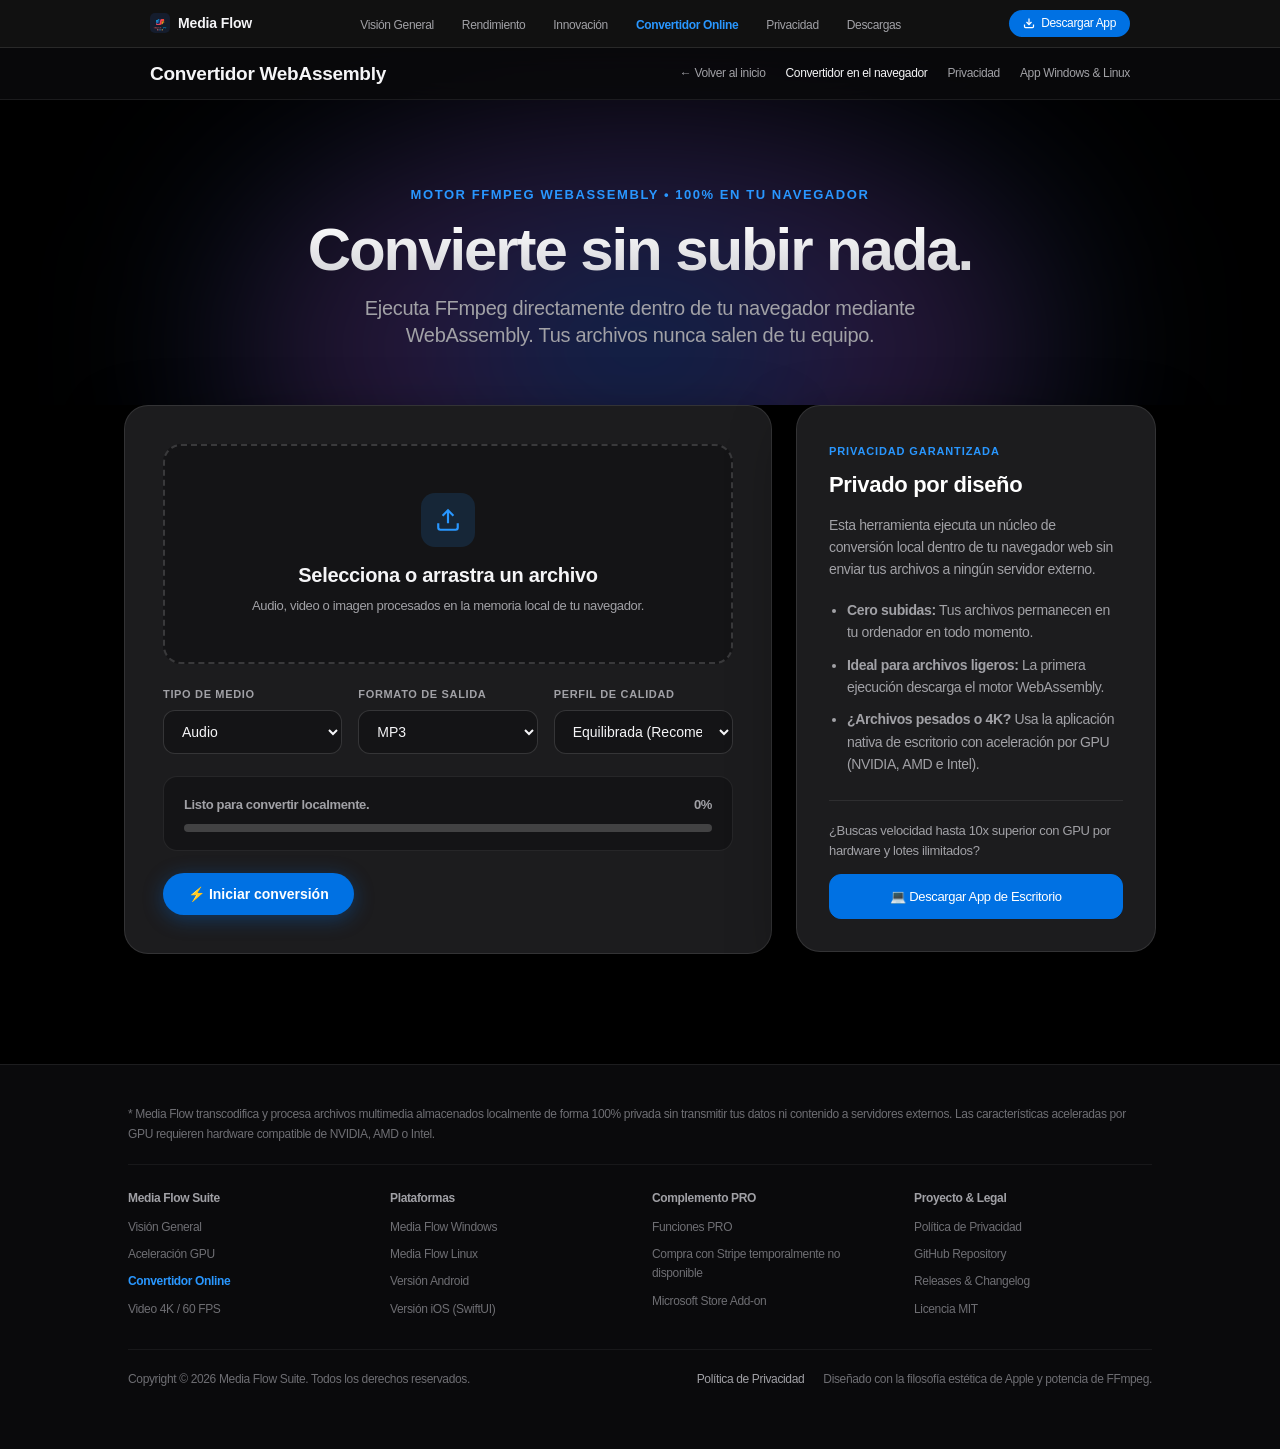
<file: website/converter.html>
<!DOCTYPE html>
<html lang="es">
<head>
  <meta charset="UTF-8">
  <meta name="viewport" content="width=device-width, initial-scale=1.0">
  <title>Convertidor Online WebAssembly — Media Flow Suite</title>
  <meta name="description" content="Convierte audio, video e imagen directamente en tu navegador con Media Flow WebAssembly. 100% local, sin subir tus archivos a servidores externos.">
  <link rel="icon" type="image/png" href="assets/icon.png">
  <link rel="stylesheet" href="styles.css">
  <link rel="stylesheet" href="converter.css">
</head>
<body data-vendor-base="vendor/ffmpeg/">

  <!-- ==========================================================================
       1. GLOBAL APPLE NAV
       ========================================================================== -->
  <header class="apple-nav">
    <div class="apple-nav-inner">
      <a href="index.html" class="nav-brand">
        <img src="assets/icon.png" alt="Media Flow Logo" class="nav-logo-icon">
        <span>Media Flow</span>
      </a>

      <ul class="nav-links">
        <li><a href="index.html#vision" class="nav-link">Visión General</a></li>
        <li><a href="index.html#rendimiento" class="nav-link">Rendimiento</a></li>
        <li><a href="index.html#bento" class="nav-link">Innovación</a></li>
        <li><a href="converter.html" class="nav-link" style="color: var(--apple-cyan); font-weight: 600;">Convertidor Online</a></li>
        <li><a href="privacy.html" class="nav-link">Privacidad</a></li>
        <li><a href="index.html#descargar" class="nav-link">Descargas</a></li>
      </ul>

      <div class="nav-actions">
        <a href="index.html#descargar" class="btn-nav-download">
          <svg width="12" height="12" viewBox="0 0 24 24" fill="none" stroke="currentColor" stroke-width="2.5"><path d="M21 15v4a2 2 0 0 1-2 2H5a2 2 0 0 1-2-2v-4"></path><polyline points="7 10 12 15 17 10"></polyline><line x1="12" y1="15" x2="12" y2="3"></line></svg>
          Descargar App
        </a>
      </div>
    </div>
  </header>

  <!-- Sticky Product Sub-Bar -->
  <nav class="apple-subnav">
    <div class="apple-subnav-inner">
      <div class="subnav-title">Convertidor WebAssembly</div>
      <ul class="subnav-links">
        <li><a href="index.html">← Volver al inicio</a></li>
        <li><a href="converter.html" class="active">Convertidor en el navegador</a></li>
        <li><a href="privacy.html">Privacidad</a></li>
        <li><a href="index.html#descargar">App Windows &amp; Linux</a></li>
      </ul>
    </div>
  </nav>

  <!-- ==========================================================================
       2. CONVERTER HERO SECTION
       ========================================================================== -->
  <main>
    <section class="converter-hero">
      <div class="aurora-bg"></div>
      <div class="hero-content">
        <span class="hero-eyebrow">Motor FFmpeg WebAssembly • 100% En Tu Navegador</span>
        <h1 class="hero-title" style="font-size: clamp(34px, 5.5vw, 60px); margin-bottom: 14px;">Convierte sin subir nada.</h1>
        <p class="hero-subtitle" style="font-size: clamp(16px, 2vw, 20px); margin-bottom: 12px;">
          Ejecuta FFmpeg directamente dentro de tu navegador mediante WebAssembly. Tus archivos nunca salen de tu equipo.
        </p>
      </div>
    </section>

    <!-- ==========================================================================
         3. CONVERTER WORKSPACE
         ========================================================================== -->
    <section class="converter-shell" aria-label="Convertidor online">
      <form class="converter-panel" id="converterForm">
        <label class="drop-zone" for="fileInput" id="dropZone">
          <div class="drop-icon-badge">
            <svg width="26" height="26" viewBox="0 0 24 24" fill="none" stroke="currentColor" stroke-width="2"><path d="M21 15v4a2 2 0 0 1-2 2H5a2 2 0 0 1-2-2v-4"></path><polyline points="17 8 12 3 7 8"></polyline><line x1="12" y1="3" x2="12" y2="15"></line></svg>
          </div>
          <span class="drop-title">Selecciona o arrastra un archivo</span>
          <span class="drop-copy">Audio, video o imagen procesados en la memoria local de tu navegador.</span>
          <input id="fileInput" type="file" required>
        </label>

        <div class="selected-file" id="selectedFile" hidden></div>

        <div class="control-grid">
          <label>
            Tipo de medio
            <select id="modeSelect">
              <option value="audio">Audio</option>
              <option value="video">Video</option>
              <option value="image">Imagen</option>
            </select>
          </label>

          <label>
            Formato de salida
            <select id="formatSelect"></select>
          </label>

          <label>
            Perfil de calidad
            <select id="qualitySelect">
              <option value="balanced">Equilibrada (Recomendado)</option>
              <option value="small">Archivo compacto</option>
              <option value="high">Alta calidad</option>
            </select>
          </label>
        </div>

        <div class="status-box" aria-live="polite">
          <div class="progress-row">
            <span id="statusText">Listo para convertir localmente.</span>
            <span id="progressText">0%</span>
          </div>
          <progress id="progressBar" value="0" max="100"></progress>
        </div>

        <div class="converter-actions">
          <button class="button primary" id="convertButton" type="submit">
            ⚡ Iniciar conversión
          </button>
          <a class="button secondary download-result" id="downloadResult" hidden>
            ⬇ Descargar archivo convertido
          </a>
          <button class="button secondary" id="convertAnotherButton" type="button" hidden>
            Convertir otro archivo
          </button>
        </div>
      </form>

      <aside class="converter-notes">
        <span class="converter-notes-badge">Privacidad Garantizada</span>
        <h2>Privado por diseño</h2>
        <p>
          Esta herramienta ejecuta un núcleo de conversión local dentro de tu navegador web sin enviar tus archivos a ningún servidor externo.
        </p>
        <ul>
          <li><strong>Cero subidas:</strong> Tus archivos permanecen en tu ordenador en todo momento.</li>
          <li><strong>Ideal para archivos ligeros:</strong> La primera ejecución descarga el motor WebAssembly.</li>
          <li><strong>¿Archivos pesados o 4K?</strong> Usa la aplicación nativa de escritorio con aceleración por GPU (NVIDIA, AMD e Intel).</li>
        </ul>

        <div class="converter-notes-cta">
          <p>¿Buscas velocidad hasta 10x superior con GPU por hardware y lotes ilimitados?</p>
          <a href="index.html#descargar" class="btn-dl-item primary" style="justify-content: center; gap: 8px;">
            <span>💻 Descargar App de Escritorio</span>
          </a>
        </div>
      </aside>
    </section>
  </main>

  <!-- ==========================================================================
       4. APPLE FOOTER
       ========================================================================== -->
  <footer class="apple-footer">
    <div class="footer-inner">
      <div class="footer-disclaimer">
        * Media Flow transcodifica y procesa archivos multimedia almacenados localmente de forma 100% privada sin transmitir tus datos ni contenido a servidores externos. Las características aceleradas por GPU requieren hardware compatible de NVIDIA, AMD o Intel.
      </div>

      <div class="footer-links-grid">
        <div class="footer-col">
          <div class="footer-col-title">Media Flow Suite</div>
          <ul class="footer-col-links">
            <li><a href="index.html#vision">Visión General</a></li>
            <li><a href="index.html#rendimiento">Aceleración GPU</a></li>
            <li><a href="converter.html" style="color: var(--apple-cyan); font-weight: 600;">Convertidor Online</a></li>
            <li><a href="index.html#bento">Video 4K / 60 FPS</a></li>
          </ul>
        </div>

        <div class="footer-col">
          <div class="footer-col-title">Plataformas</div>
          <ul class="footer-col-links">
            <li><a href="index.html#descargar">Media Flow Windows</a></li>
            <li><a href="index.html#descargar">Media Flow Linux</a></li>
            <li><a href="https://github.com/musicallyivan/mediaflow/tree/main/android-app" target="_blank">Versión Android</a></li>
            <li><a href="https://github.com/musicallyivan/mediaflow/tree/main/ios-app" target="_blank">Versión iOS (SwiftUI)</a></li>
          </ul>
        </div>

        <div class="footer-col">
          <div class="footer-col-title">Complemento PRO</div>
          <ul class="footer-col-links">
            <li><a href="index.html#bento">Funciones PRO</a></li>
            <li><span>Compra con Stripe temporalmente no disponible</span></li>
            <li><a href="https://github.com/musicallyivan/mediaflow/blob/main/STORE_LISTING.md" target="_blank">Microsoft Store Add-on</a></li>
          </ul>
        </div>

        <div class="footer-col">
          <div class="footer-col-title">Proyecto &amp; Legal</div>
          <ul class="footer-col-links">
            <li><a href="privacy.html">Política de Privacidad</a></li>
            <li><a href="https://github.com/musicallyivan/mediaflow" target="_blank">GitHub Repository</a></li>
            <li><a href="https://github.com/musicallyivan/mediaflow/releases" target="_blank">Releases &amp; Changelog</a></li>
            <li><a href="https://github.com/musicallyivan/mediaflow/blob/main/LICENSE" target="_blank">Licencia MIT</a></li>
          </ul>
        </div>
      </div>

      <div class="footer-bottom">
        <div>Copyright © 2026 Media Flow Suite. Todos los derechos reservados.</div>
        <div>
          <a href="privacy.html" style="color: var(--text-secondary); margin-right: 16px;">Política de Privacidad</a>
          <span style="color: var(--text-tertiary);">Diseñado con la filosofía estética de Apple y potencia de FFmpeg.</span>
        </div>
      </div>
    </div>
  </footer>

  <script src="vendor/ffmpeg/ffmpeg.min.js"></script>
  <script src="converter.js"></script>
</body>
</html>
</file>
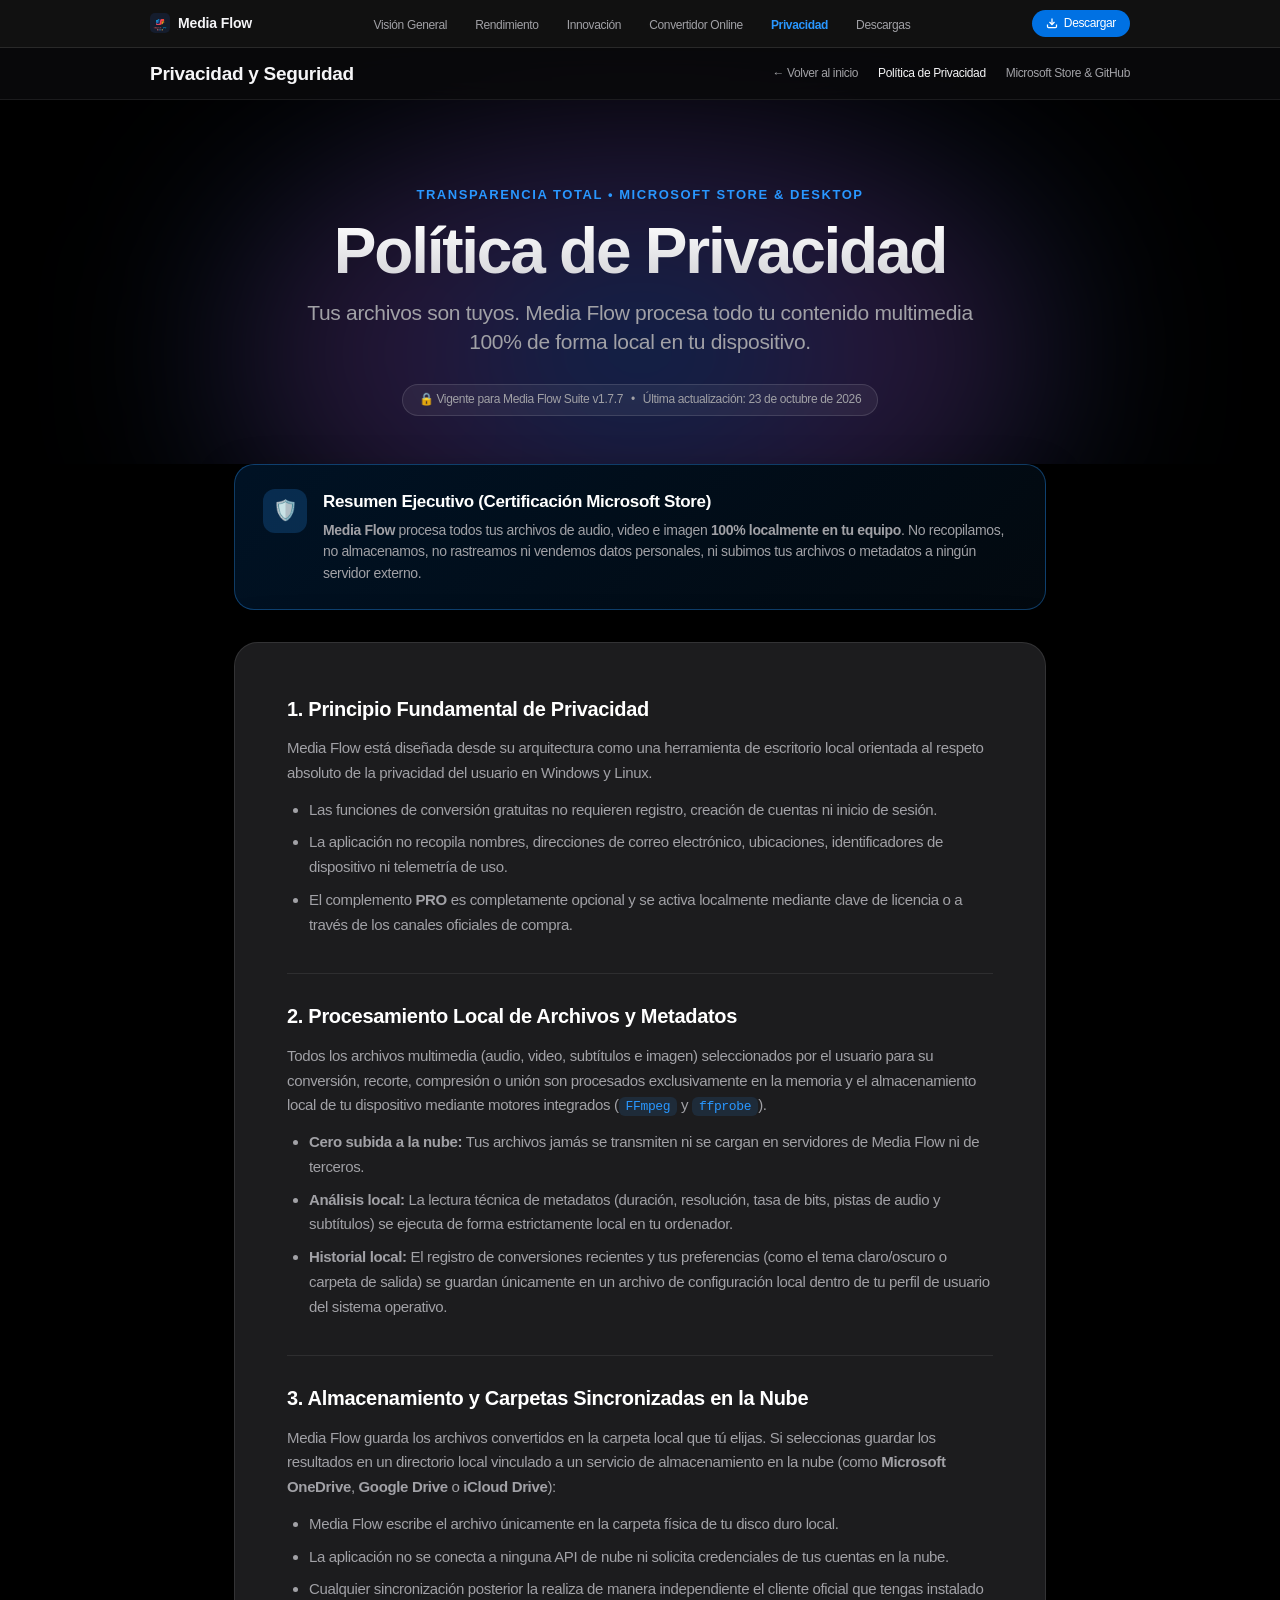
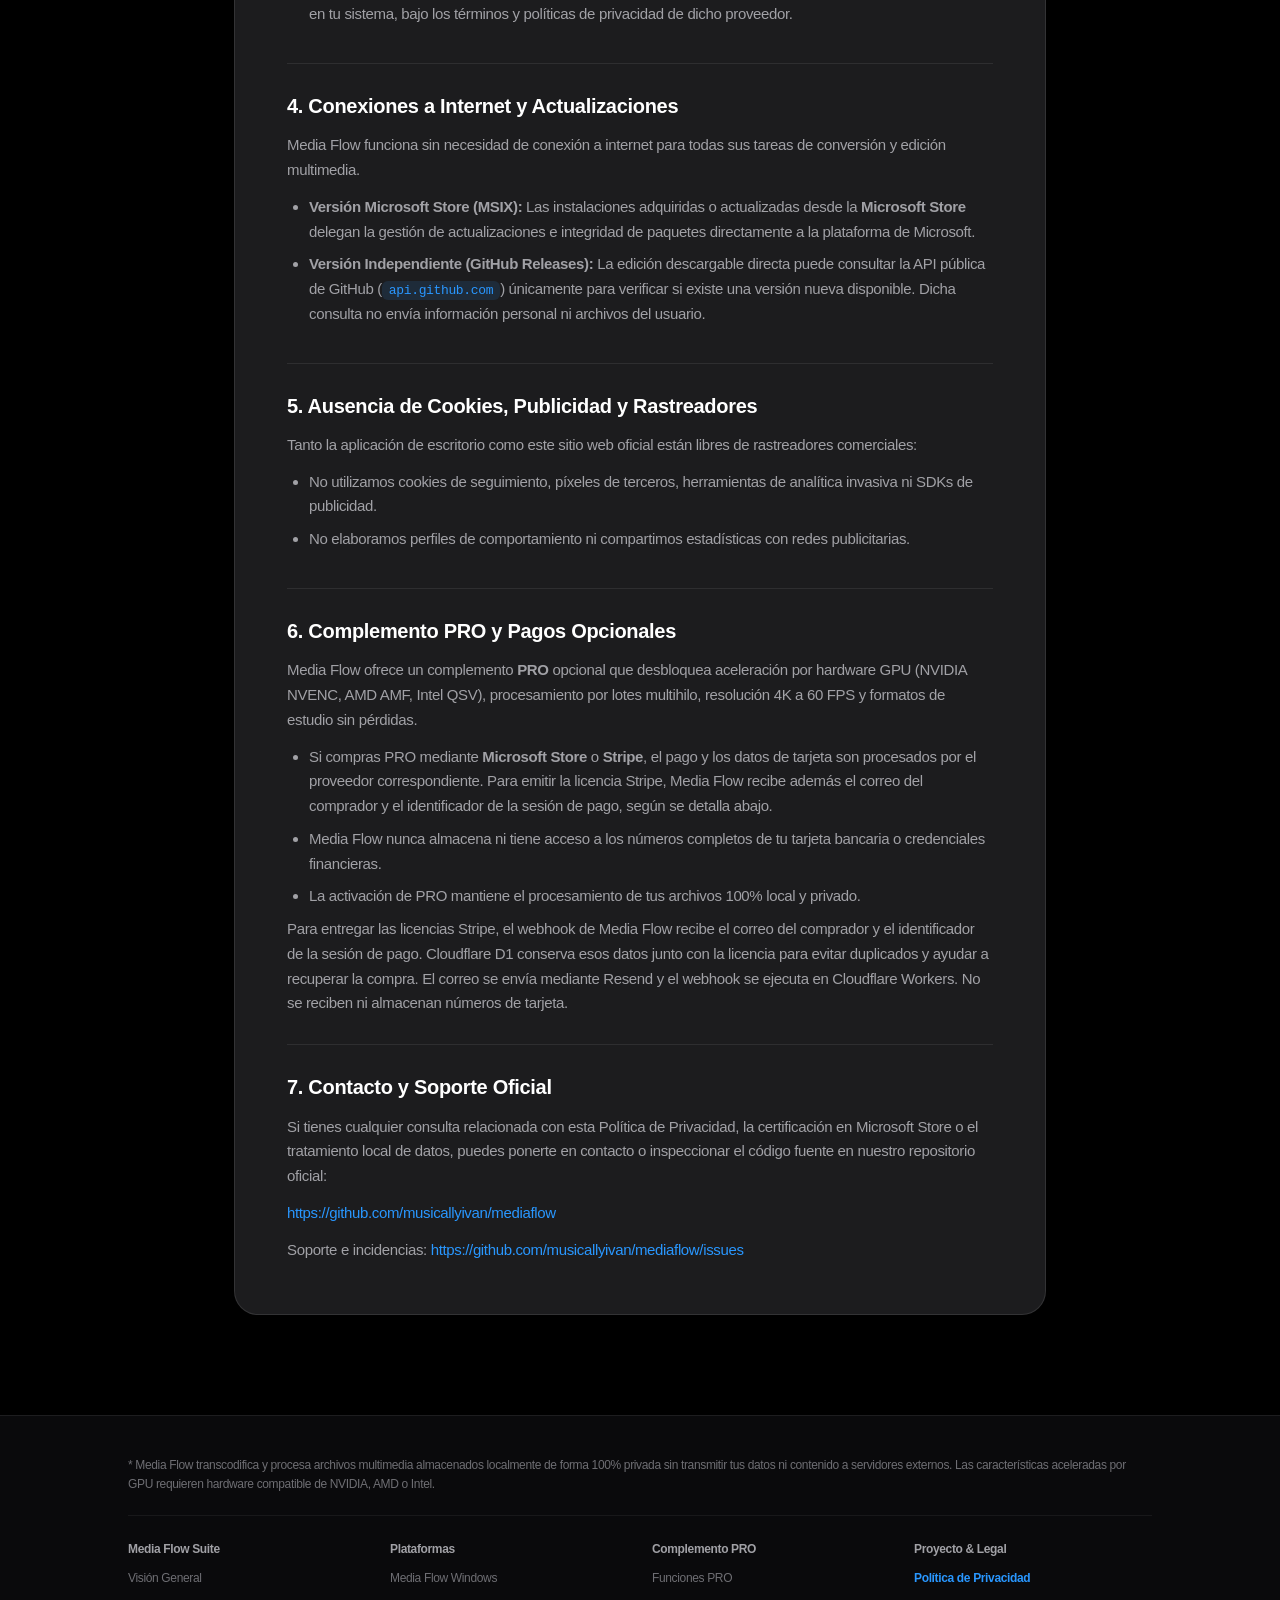
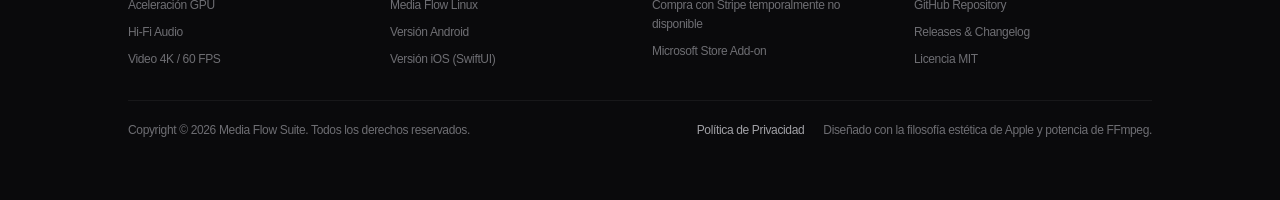
<file: website/privacy.html>
<!DOCTYPE html>
<html lang="es">
<head>
  <meta charset="UTF-8">
  <meta name="viewport" content="width=device-width, initial-scale=1.0">
  <title>Política de Privacidad — Media Flow Suite</title>
  <meta name="description" content="Política de Privacidad oficial de Media Flow Suite (Microsoft Store, Windows y Linux). Procesamiento 100% local, sin subidas de archivos, sin cuentas y sin recopilación de datos personales.">
  <link rel="icon" type="image/png" href="assets/icon.png">
  <link rel="stylesheet" href="styles.css">
</head>
<body>

  <!-- ==========================================================================
       1. GLOBAL APPLE NAV
       ========================================================================== -->
  <header class="apple-nav">
    <div class="apple-nav-inner">
      <a href="index.html" class="nav-brand">
        <img src="assets/icon.png" alt="Media Flow Logo" class="nav-logo-icon">
        <span>Media Flow</span>
      </a>

      <ul class="nav-links">
        <li><a href="index.html#vision" class="nav-link">Visión General</a></li>
        <li><a href="index.html#rendimiento" class="nav-link">Rendimiento</a></li>
        <li><a href="index.html#bento" class="nav-link">Innovación</a></li>
        <li><a href="converter.html" class="nav-link">Convertidor Online</a></li>
        <li><a href="privacy.html" class="nav-link" style="color: var(--apple-cyan); font-weight: 600;">Privacidad</a></li>
        <li><a href="index.html#descargar" class="nav-link">Descargas</a></li>
      </ul>

      <div class="nav-actions">
        <a href="index.html#descargar" class="btn-nav-download">
          <svg width="12" height="12" viewBox="0 0 24 24" fill="none" stroke="currentColor" stroke-width="2.5"><path d="M21 15v4a2 2 0 0 1-2 2H5a2 2 0 0 1-2-2v-4"></path><polyline points="7 10 12 15 17 10"></polyline><line x1="12" y1="15" x2="12" y2="3"></line></svg>
          Descargar
        </a>
      </div>
    </div>
  </header>

  <!-- Sticky Product Sub-Bar -->
  <nav class="apple-subnav">
    <div class="apple-subnav-inner">
      <div class="subnav-title">Privacidad y Seguridad</div>
      <ul class="subnav-links">
        <li><a href="index.html">← Volver al inicio</a></li>
        <li><a href="privacy.html" class="active">Política de Privacidad</a></li>
        <li><a href="index.html#descargar">Microsoft Store &amp; GitHub</a></li>
      </ul>
    </div>
  </nav>

  <!-- ==========================================================================
       2. PRIVACY HERO SECTION
       ========================================================================== -->
  <section class="policy-hero">
    <div class="aurora-bg"></div>
    <div class="hero-content">
      <span class="hero-eyebrow">Transparencia Total • Microsoft Store &amp; Desktop</span>
      <h1 class="hero-title" style="font-size: clamp(36px, 6vw, 64px); margin-bottom: 14px;">Política de Privacidad</h1>
      <p class="hero-subtitle" style="font-size: clamp(16px, 2vw, 21px); margin-bottom: 12px;">
        Tus archivos son tuyos. Media Flow procesa todo tu contenido multimedia 100% de forma local en tu dispositivo.
      </p>
      <div class="policy-meta-pill">
        <span>🔒 Vigente para Media Flow Suite v1.7.7</span>
        <span>•</span>
        <span>Última actualización: 23 de octubre de 2026</span>
      </div>
    </div>
  </section>

  <!-- ==========================================================================
       3. PRIVACY POLICY CONTENT
       ========================================================================== -->
  <main class="policy-container">
    <div class="policy-summary-banner">
      <div class="policy-summary-icon">🛡️</div>
      <div class="policy-summary-text">
        <h2>Resumen Ejecutivo (Certificación Microsoft Store)</h2>
        <p>
          <strong>Media Flow</strong> procesa todos tus archivos de audio, video e imagen <strong>100% localmente en tu equipo</strong>. No recopilamos, no almacenamos, no rastreamos ni vendemos datos personales, ni subimos tus archivos o metadatos a ningún servidor externo.
        </p>
      </div>
    </div>

    <article class="policy-card">
      <section class="policy-section">
        <h2>1. Principio Fundamental de Privacidad</h2>
        <p>
          Media Flow está diseñada desde su arquitectura como una herramienta de escritorio local orientada al respeto absoluto de la privacidad del usuario en Windows y Linux.
        </p>
        <ul>
          <li>Las funciones de conversión gratuitas no requieren registro, creación de cuentas ni inicio de sesión.</li>
          <li>La aplicación no recopila nombres, direcciones de correo electrónico, ubicaciones, identificadores de dispositivo ni telemetría de uso.</li>
          <li>El complemento <strong>PRO</strong> es completamente opcional y se activa localmente mediante clave de licencia o a través de los canales oficiales de compra.</li>
        </ul>
      </section>

      <section class="policy-section">
        <h2>2. Procesamiento Local de Archivos y Metadatos</h2>
        <p>
          Todos los archivos multimedia (audio, video, subtítulos e imagen) seleccionados por el usuario para su conversión, recorte, compresión o unión son procesados exclusivamente en la memoria y el almacenamiento local de tu dispositivo mediante motores integrados (<code>FFmpeg</code> y <code>ffprobe</code>).
        </p>
        <ul>
          <li><strong>Cero subida a la nube:</strong> Tus archivos jamás se transmiten ni se cargan en servidores de Media Flow ni de terceros.</li>
          <li><strong>Análisis local:</strong> La lectura técnica de metadatos (duración, resolución, tasa de bits, pistas de audio y subtítulos) se ejecuta de forma estrictamente local en tu ordenador.</li>
          <li><strong>Historial local:</strong> El registro de conversiones recientes y tus preferencias (como el tema claro/oscuro o carpeta de salida) se guardan únicamente en un archivo de configuración local dentro de tu perfil de usuario del sistema operativo.</li>
        </ul>
      </section>

      <section class="policy-section">
        <h2>3. Almacenamiento y Carpetas Sincronizadas en la Nube</h2>
        <p>
          Media Flow guarda los archivos convertidos en la carpeta local que tú elijas. Si seleccionas guardar los resultados en un directorio local vinculado a un servicio de almacenamiento en la nube (como <strong>Microsoft OneDrive</strong>, <strong>Google Drive</strong> o <strong>iCloud Drive</strong>):
        </p>
        <ul>
          <li>Media Flow escribe el archivo únicamente en la carpeta física de tu disco duro local.</li>
          <li>La aplicación no se conecta a ninguna API de nube ni solicita credenciales de tus cuentas en la nube.</li>
          <li>Cualquier sincronización posterior la realiza de manera independiente el cliente oficial que tengas instalado en tu sistema, bajo los términos y políticas de privacidad de dicho proveedor.</li>
        </ul>
      </section>

      <section class="policy-section">
        <h2>4. Conexiones a Internet y Actualizaciones</h2>
        <p>
          Media Flow funciona sin necesidad de conexión a internet para todas sus tareas de conversión y edición multimedia.
        </p>
        <ul>
          <li><strong>Versión Microsoft Store (MSIX):</strong> Las instalaciones adquiridas o actualizadas desde la <strong>Microsoft Store</strong> delegan la gestión de actualizaciones e integridad de paquetes directamente a la plataforma de Microsoft.</li>
          <li><strong>Versión Independiente (GitHub Releases):</strong> La edición descargable directa puede consultar la API pública de GitHub (<code>api.github.com</code>) únicamente para verificar si existe una versión nueva disponible. Dicha consulta no envía información personal ni archivos del usuario.</li>
        </ul>
      </section>

      <section class="policy-section">
        <h2>5. Ausencia de Cookies, Publicidad y Rastreadores</h2>
        <p>
          Tanto la aplicación de escritorio como este sitio web oficial están libres de rastreadores comerciales:
        </p>
        <ul>
          <li>No utilizamos cookies de seguimiento, píxeles de terceros, herramientas de analítica invasiva ni SDKs de publicidad.</li>
          <li>No elaboramos perfiles de comportamiento ni compartimos estadísticas con redes publicitarias.</li>
        </ul>
      </section>

      <section class="policy-section">
        <h2>6. Complemento PRO y Pagos Opcionales</h2>
        <p>
          Media Flow ofrece un complemento <strong>PRO</strong> opcional que desbloquea aceleración por hardware GPU (NVIDIA NVENC, AMD AMF, Intel QSV), procesamiento por lotes multihilo, resolución 4K a 60 FPS y formatos de estudio sin pérdidas.
        </p>
        <ul>
          <li>Si compras PRO mediante <strong>Microsoft Store</strong> o <strong>Stripe</strong>, el pago y los datos de tarjeta son procesados por el proveedor correspondiente. Para emitir la licencia Stripe, Media Flow recibe además el correo del comprador y el identificador de la sesión de pago, según se detalla abajo.</li>
          <li>Media Flow nunca almacena ni tiene acceso a los números completos de tu tarjeta bancaria o credenciales financieras.</li>
          <li>La activación de PRO mantiene el procesamiento de tus archivos 100% local y privado.</li>
        </ul>
        <p>Para entregar las licencias Stripe, el webhook de Media Flow recibe el correo del comprador y el identificador de la sesión de pago. Cloudflare D1 conserva esos datos junto con la licencia para evitar duplicados y ayudar a recuperar la compra. El correo se envía mediante Resend y el webhook se ejecuta en Cloudflare Workers. No se reciben ni almacenan números de tarjeta.</p>
      </section>

      <section class="policy-section">
        <h2>7. Contacto y Soporte Oficial</h2>
        <p>
          Si tienes cualquier consulta relacionada con esta Política de Privacidad, la certificación en Microsoft Store o el tratamiento local de datos, puedes ponerte en contacto o inspeccionar el código fuente en nuestro repositorio oficial:
        </p>
        <p>
          <a href="https://github.com/musicallyivan/mediaflow" target="_blank" rel="noopener">
            https://github.com/musicallyivan/mediaflow
          </a>
        </p>
        <p>
          Soporte e incidencias:
          <a href="https://github.com/musicallyivan/mediaflow/issues" target="_blank" rel="noopener">
            https://github.com/musicallyivan/mediaflow/issues
          </a>
        </p>
      </section>
    </article>
  </main>

  <!-- ==========================================================================
       4. APPLE FOOTER
       ========================================================================== -->
  <footer class="apple-footer">
    <div class="footer-inner">
      <div class="footer-disclaimer">
        * Media Flow transcodifica y procesa archivos multimedia almacenados localmente de forma 100% privada sin transmitir tus datos ni contenido a servidores externos. Las características aceleradas por GPU requieren hardware compatible de NVIDIA, AMD o Intel.
      </div>

      <div class="footer-links-grid">
        <div class="footer-col">
          <div class="footer-col-title">Media Flow Suite</div>
          <ul class="footer-col-links">
            <li><a href="index.html#vision">Visión General</a></li>
            <li><a href="index.html#rendimiento">Aceleración GPU</a></li>
            <li><a href="index.html#bento">Hi-Fi Audio</a></li>
            <li><a href="index.html#bento">Video 4K / 60 FPS</a></li>
          </ul>
        </div>

        <div class="footer-col">
          <div class="footer-col-title">Plataformas</div>
          <ul class="footer-col-links">
            <li><a href="index.html#descargar">Media Flow Windows</a></li>
            <li><a href="index.html#descargar">Media Flow Linux</a></li>
            <li><a href="https://github.com/musicallyivan/mediaflow/tree/main/android-app" target="_blank">Versión Android</a></li>
            <li><a href="https://github.com/musicallyivan/mediaflow/tree/main/ios-app" target="_blank">Versión iOS (SwiftUI)</a></li>
          </ul>
        </div>

        <div class="footer-col">
          <div class="footer-col-title">Complemento PRO</div>
          <ul class="footer-col-links">
            <li><a href="index.html#bento">Funciones PRO</a></li>
            <li><span>Compra con Stripe temporalmente no disponible</span></li>
            <li><a href="https://github.com/musicallyivan/mediaflow/blob/main/STORE_LISTING.md" target="_blank">Microsoft Store Add-on</a></li>
          </ul>
        </div>

        <div class="footer-col">
          <div class="footer-col-title">Proyecto &amp; Legal</div>
          <ul class="footer-col-links">
            <li><a href="privacy.html" style="color: var(--apple-cyan); font-weight: 600;">Política de Privacidad</a></li>
            <li><a href="https://github.com/musicallyivan/mediaflow" target="_blank">GitHub Repository</a></li>
            <li><a href="https://github.com/musicallyivan/mediaflow/releases" target="_blank">Releases &amp; Changelog</a></li>
            <li><a href="https://github.com/musicallyivan/mediaflow/blob/main/LICENSE" target="_blank">Licencia MIT</a></li>
          </ul>
        </div>
      </div>

      <div class="footer-bottom">
        <div>Copyright © 2026 Media Flow Suite. Todos los derechos reservados.</div>
        <div>
          <a href="privacy.html" style="color: var(--text-secondary); margin-right: 16px;">Política de Privacidad</a>
          <span style="color: var(--text-tertiary);">Diseñado con la filosofía estética de Apple y potencia de FFmpeg.</span>
        </div>
      </div>
    </div>
  </footer>

</body>
</html>
</file>
<file: website/styles.css>
/* ==========================================================================
   Media Flow — Apple-Inspired Design System & Kinetic Motion Stylesheet
   Typography: -apple-system, BlinkMacSystemFont, "SF Pro Display", "SF Pro Text"
   ========================================================================== */

:root {
  --font-apple: -apple-system, BlinkMacSystemFont, "SF Pro Display", "SF Pro Text", "SF Pro", "Helvetica Neue", Helvetica, Arial, sans-serif;
  --font-mono: "SF Mono", Menlo, Monaco, Consolas, "Liberation Mono", "Courier New", monospace;

  /* Apple Dark Palette */
  --bg-primary: #000000;
  --bg-secondary: #0a0a0c;
  --bg-tertiary: #141416;
  --bg-card: #1c1c1e;
  --bg-card-hover: #242426;
  --bg-elevated: #2c2c2e;

  /* Glass Acrylic */
  --glass-bg: rgba(22, 22, 23, 0.78);
  --glass-border: rgba(255, 255, 255, 0.1);
  --glass-highlight: rgba(255, 255, 255, 0.05);

  /* Apple Accent Colors */
  --apple-blue: #0071e3;
  --apple-blue-hover: #0077ed;
  --apple-blue-glow: rgba(0, 113, 227, 0.35);
  --apple-cyan: #2997ff;
  --apple-purple: #af52de;
  --apple-green: #30d158;
  --apple-amber: #ff9f0a;
  --apple-pink: #ff375f;

  /* Typography Colors */
  --text-primary: #f5f5f7;
  --text-secondary: #a1a1a6;
  --text-tertiary: #6e6e73;
  --text-link: #2997ff;

  /* Motion & Curves */
  --ease-apple: cubic-bezier(0.16, 1, 0.3, 1);
  --ease-spring: cubic-bezier(0.34, 1.56, 0.64, 1);
  --duration-normal: 0.6s;
}

/* Base reset */
*, *::before, *::after {
  box-sizing: border-box;
  margin: 0;
  padding: 0;
}

html {
  font-family: var(--font-apple);
  background-color: var(--bg-primary);
  color: var(--text-primary);
  scroll-behavior: smooth;
  text-rendering: optimizeLegibility;
  -webkit-font-smoothing: antialiased;
  -moz-osx-font-smoothing: grayscale;
}

body {
  overflow-x: hidden;
  line-height: 1.47059;
  letter-spacing: -0.022em;
  background-color: var(--bg-primary);
}

a {
  color: inherit;
  text-decoration: none;
}

img {
  max-width: 100%;
  display: block;
}

/* ==========================================================================
   GLOBAL APPLE NAV
   ========================================================================== */
.apple-nav {
  position: fixed;
  top: 0;
  left: 0;
  right: 0;
  height: 48px;
  background: var(--glass-bg);
  backdrop-filter: saturate(180%) blur(20px);
  -webkit-backdrop-filter: saturate(180%) blur(20px);
  border-bottom: 1px solid var(--glass-border);
  z-index: 1000;
  transition: background-color 0.4s var(--ease-apple), border-color 0.4s var(--ease-apple);
}

.apple-nav-inner {
  max-width: 1024px;
  height: 100%;
  margin: 0 auto;
  padding: 0 22px;
  display: flex;
  align-items: center;
  justify-content: space-between;
}

.nav-brand {
  display: flex;
  align-items: center;
  gap: 8px;
  font-size: 14px;
  font-weight: 600;
  letter-spacing: -0.01em;
  color: var(--text-primary);
  transition: opacity 0.2s ease;
}

.nav-brand:hover {
  opacity: 0.85;
}

.nav-logo-icon {
  width: 20px;
  height: 20px;
  border-radius: 5px;
}

.nav-links {
  display: flex;
  align-items: center;
  gap: 28px;
  list-style: none;
}

.nav-link {
  font-size: 12px;
  font-weight: 400;
  color: var(--text-secondary);
  transition: color 0.2s ease;
}

.nav-link:hover {
  color: var(--text-primary);
}

.nav-actions {
  display: flex;
  align-items: center;
  gap: 12px;
}

.btn-nav-download {
  display: inline-flex;
  align-items: center;
  gap: 6px;
  font-size: 12px;
  font-weight: 500;
  color: #ffffff;
  background: var(--apple-blue);
  padding: 5px 14px;
  border-radius: 980px;
  transition: background-color 0.2s ease, transform 0.2s var(--ease-apple);
}

.btn-nav-download:hover {
  background: var(--apple-blue-hover);
  transform: scale(1.02);
}

/* Sticky Product Subnav */
.apple-subnav {
  position: sticky;
  top: 48px;
  left: 0;
  right: 0;
  height: 52px;
  background: rgba(10, 10, 12, 0.85);
  backdrop-filter: blur(16px);
  -webkit-backdrop-filter: blur(16px);
  border-bottom: 1px solid rgba(255, 255, 255, 0.08);
  z-index: 990;
}

.apple-subnav-inner {
  max-width: 1024px;
  height: 100%;
  margin: 0 auto;
  padding: 0 22px;
  display: flex;
  align-items: center;
  justify-content: space-between;
}

.subnav-title {
  font-size: 19px;
  font-weight: 600;
  letter-spacing: -0.015em;
  color: var(--text-primary);
}

.subnav-links {
  display: flex;
  align-items: center;
  gap: 20px;
  list-style: none;
  font-size: 12px;
}

.subnav-links a {
  color: var(--text-secondary);
  transition: color 0.2s;
}

.subnav-links a:hover,
.subnav-links a.active {
  color: var(--text-primary);
}

/* ==========================================================================
   HERO SECTION (APPLE KEYNOTE CINEMATIC)
   ========================================================================== */
.hero-section {
  position: relative;
  min-height: 94vh;
  padding: 130px 24px 60px;
  display: flex;
  flex-direction: column;
  align-items: center;
  text-align: center;
  overflow: hidden;
}

/* Kinetic Aurora Glow Background */
.aurora-bg {
  position: absolute;
  top: 10%;
  left: 50%;
  transform: translateX(-50%);
  width: 900px;
  height: 520px;
  background: radial-gradient(ellipse at center, rgba(0, 113, 227, 0.35) 0%, rgba(175, 82, 222, 0.25) 45%, rgba(41, 151, 255, 0.1) 70%, transparent 80%);
  filter: blur(80px);
  pointer-events: none;
  z-index: 0;
  animation: floatAurora 12s ease-in-out infinite alternate;
}

@keyframes floatAurora {
  0% {
    transform: translateX(-50%) translateY(0) scale(1);
    filter: blur(80px);
  }
  50% {
    transform: translateX(-47%) translateY(-25px) scale(1.08);
    filter: blur(95px);
  }
  100% {
    transform: translateX(-53%) translateY(15px) scale(0.96);
    filter: blur(85px);
  }
}

.hero-content {
  position: relative;
  z-index: 2;
  max-width: 860px;
  margin: 0 auto;
}

.hero-eyebrow {
  display: inline-block;
  font-size: 13px;
  font-weight: 600;
  text-transform: uppercase;
  letter-spacing: 0.12em;
  color: var(--apple-cyan);
  margin-bottom: 14px;
}

.hero-title {
  font-size: clamp(44px, 7.5vw, 84px);
  font-weight: 700;
  line-height: 1.05;
  letter-spacing: -0.035em;
  color: #ffffff;
  margin-bottom: 20px;
  background: linear-gradient(180deg, #ffffff 0%, #d1d1d6 100%);
  -webkit-background-clip: text;
  -webkit-text-fill-color: transparent;
}

.hero-subtitle {
  font-size: clamp(19px, 2.5vw, 26px);
  font-weight: 400;
  line-height: 1.35;
  letter-spacing: -0.015em;
  color: var(--text-secondary);
  max-width: 680px;
  margin: 0 auto 34px;
}

.hero-cta-group {
  display: flex;
  align-items: center;
  justify-content: center;
  gap: 16px;
  margin-bottom: 48px;
  flex-wrap: wrap;
}

.btn-apple-primary {
  display: inline-flex;
  align-items: center;
  justify-content: center;
  gap: 8px;
  font-size: 15px;
  font-weight: 500;
  color: #ffffff;
  background: var(--apple-blue);
  padding: 12px 28px;
  border-radius: 980px;
  box-shadow: 0 4px 24px var(--apple-blue-glow);
  transition: all 0.25s var(--ease-apple);
}

.btn-apple-primary:hover {
  background: var(--apple-blue-hover);
  transform: scale(1.03);
  box-shadow: 0 6px 30px rgba(0, 113, 227, 0.5);
}

.btn-apple-secondary {
  display: inline-flex;
  align-items: center;
  justify-content: center;
  gap: 8px;
  font-size: 15px;
  font-weight: 500;
  color: var(--text-primary);
  background: rgba(255, 255, 255, 0.08);
  border: 1px solid rgba(255, 255, 255, 0.2);
  padding: 12px 26px;
  border-radius: 980px;
  backdrop-filter: blur(10px);
  transition: all 0.25s var(--ease-apple);
}

.btn-apple-secondary:hover {
  background: rgba(255, 255, 255, 0.16);
  border-color: rgba(255, 255, 255, 0.35);
  transform: scale(1.02);
}

/* ==========================================================================
   APP SHOWCASE MOCKUP (WITH KINETIC FLOATING BADGES)
   ========================================================================== */
.showcase-wrapper {
  position: relative;
  z-index: 2;
  max-width: 1080px;
  width: 100%;
  margin: 0 auto;
  perspective: 1200px;
}

.showcase-card {
  position: relative;
  background: #141416;
  border-radius: 18px;
  border: 1px solid rgba(255, 255, 255, 0.15);
  box-shadow: 0 30px 90px rgba(0, 0, 0, 0.75), 0 0 0 1px rgba(255, 255, 255, 0.08);
  overflow: hidden;
  transition: transform 0.6s var(--ease-apple), box-shadow 0.6s var(--ease-apple);
}

.showcase-card:hover {
  box-shadow: 0 40px 120px rgba(0, 113, 227, 0.2), 0 0 0 1px rgba(255, 255, 255, 0.18);
}

.window-header {
  height: 40px;
  background: #1a1a1d;
  border-bottom: 1px solid rgba(255, 255, 255, 0.08);
  display: flex;
  align-items: center;
  justify-content: space-between;
  padding: 0 16px;
}

.window-dots {
  display: flex;
  gap: 7px;
}

.dot {
  width: 11px;
  height: 11px;
  border-radius: 50%;
}
.dot.red { background: #ff5f56; }
.dot.yellow { background: #ffbd2e; }
.dot.green { background: #27c93f; }

.window-title-tab {
  font-size: 11px;
  color: var(--text-secondary);
  font-weight: 500;
  display: flex;
  align-items: center;
  gap: 6px;
}

.theme-toggle-pill {
  display: flex;
  align-items: center;
  background: rgba(255, 255, 255, 0.08);
  border-radius: 980px;
  padding: 2px;
}

.theme-opt-btn {
  border: none;
  background: transparent;
  color: var(--text-secondary);
  font-size: 11px;
  font-family: inherit;
  padding: 3px 10px;
  border-radius: 980px;
  cursor: pointer;
  transition: all 0.2s ease;
}

.theme-opt-btn.active {
  background: rgba(255, 255, 255, 0.2);
  color: #ffffff;
  font-weight: 600;
}

.showcase-img {
  width: 100%;
  height: auto;
  display: block;
}

/* Floating Kinetic Badges */
.floating-badge {
  position: absolute;
  display: flex;
  align-items: center;
  gap: 12px;
  background: rgba(28, 28, 30, 0.88);
  backdrop-filter: blur(20px);
  -webkit-backdrop-filter: blur(20px);
  border: 1px solid rgba(255, 255, 255, 0.16);
  border-radius: 14px;
  padding: 12px 18px;
  box-shadow: 0 16px 40px rgba(0, 0, 0, 0.6);
  z-index: 10;
  pointer-events: none;
  animation: floatBadge 6s ease-in-out infinite alternate;
}

.floating-badge.badge-left {
  top: 15%;
  left: -28px;
  animation-delay: 0s;
}

.floating-badge.badge-right {
  bottom: 18%;
  right: -28px;
  animation-delay: -3s;
}

@keyframes floatBadge {
  0% { transform: translateY(0px); }
  100% { transform: translateY(-14px); }
}

.badge-icon {
  width: 38px;
  height: 38px;
  border-radius: 10px;
  display: flex;
  align-items: center;
  justify-content: center;
  font-size: 18px;
}

.badge-icon.blue { background: rgba(0, 113, 227, 0.25); color: var(--apple-cyan); }
.badge-icon.green { background: rgba(48, 209, 88, 0.25); color: var(--apple-green); }

.badge-text-title {
  font-size: 13px;
  font-weight: 600;
  color: #ffffff;
}

.badge-text-desc {
  font-size: 11px;
  color: var(--text-secondary);
}

/* ==========================================================================
   INFINITE MARQUEE TICKER (FORMATS QUE SE MUEVEN)
   ========================================================================== */
.marquee-container {
  padding: 60px 0 20px;
  overflow: hidden;
  position: relative;
  mask-image: linear-gradient(90deg, transparent 0%, black 12%, black 88%, transparent 100%);
  -webkit-mask-image: linear-gradient(90deg, transparent 0%, black 12%, black 88%, transparent 100%);
}

.marquee-track {
  display: flex;
  gap: 16px;
  width: max-content;
  will-change: transform;
}

.marquee-track.track-forward {
  animation: marqueeScroll 32s linear infinite;
}

.marquee-track.track-reverse {
  animation: marqueeScrollReverse 36s linear infinite;
  margin-top: 14px;
}

@keyframes marqueeScroll {
  0% { transform: translateX(0); }
  100% { transform: translateX(-50%); }
}

@keyframes marqueeScrollReverse {
  0% { transform: translateX(-50%); }
  100% { transform: translateX(0); }
}

.format-pill {
  display: inline-flex;
  align-items: center;
  gap: 8px;
  background: var(--bg-card);
  border: 1px solid rgba(255, 255, 255, 0.08);
  border-radius: 980px;
  padding: 8px 18px;
  font-size: 13px;
  font-weight: 500;
  color: var(--text-secondary);
  transition: background-color 0.2s, color 0.2s, transform 0.2s;
  cursor: default;
}

.format-pill:hover {
  background: var(--bg-card-hover);
  color: var(--text-primary);
  border-color: rgba(255, 255, 255, 0.2);
  transform: scale(1.05);
}

.pill-dot {
  width: 7px;
  height: 7px;
  border-radius: 50%;
}
.pill-dot.blue { background: var(--apple-cyan); }
.pill-dot.purple { background: var(--apple-purple); }
.pill-dot.green { background: var(--apple-green); }
.pill-dot.amber { background: var(--apple-amber); }

/* ==========================================================================
   METRICS SECTION (APPLE BIG NUMBERS)
   ========================================================================== */
.metrics-section {
  padding: 100px 24px;
  max-width: 1080px;
  margin: 0 auto;
}

.metrics-grid {
  display: grid;
  grid-template-columns: repeat(4, 1fr);
  gap: 28px;
}

.metric-card {
  text-align: left;
  border-top: 1px solid rgba(255, 255, 255, 0.15);
  padding-top: 24px;
}

.metric-num {
  font-size: clamp(48px, 5vw, 68px);
  font-weight: 700;
  letter-spacing: -0.04em;
  line-height: 1;
  margin-bottom: 10px;
  background: linear-gradient(180deg, #ffffff 0%, #a1a1a6 100%);
  -webkit-background-clip: text;
  -webkit-text-fill-color: transparent;
}

.metric-label {
  font-size: 14px;
  font-weight: 600;
  color: var(--text-primary);
  margin-bottom: 4px;
}

.metric-desc {
  font-size: 13px;
  color: var(--text-secondary);
  line-height: 1.4;
}

/* ==========================================================================
   APPLE BENTO GRID (INNOVATION SHOWCASE)
   ========================================================================== */
.bento-section {
  padding: 60px 24px 120px;
  max-width: 1080px;
  margin: 0 auto;
}

.section-eyebrow {
  font-size: 13px;
  font-weight: 600;
  text-transform: uppercase;
  letter-spacing: 0.12em;
  color: var(--apple-cyan);
  margin-bottom: 10px;
}

.section-heading {
  font-size: clamp(34px, 5vw, 56px);
  font-weight: 700;
  line-height: 1.1;
  letter-spacing: -0.03em;
  margin-bottom: 40px;
}

.bento-grid {
  display: grid;
  grid-template-columns: repeat(12, 1fr);
  gap: 20px;
}

.bento-card {
  position: relative;
  background: var(--bg-card);
  border-radius: 24px;
  border: 1px solid var(--glass-border);
  padding: 36px;
  overflow: hidden;
  transition: transform 0.4s var(--ease-apple), box-shadow 0.4s var(--ease-apple), border-color 0.4s ease;
}

.bento-card:hover {
  border-color: rgba(255, 255, 255, 0.22);
  box-shadow: 0 20px 60px rgba(0, 0, 0, 0.5);
}

.bento-span-8 { grid-column: span 8; }
.bento-span-4 { grid-column: span 4; }
.bento-span-6 { grid-column: span 6; }
.bento-span-12 { grid-column: span 12; }

.bento-tag {
  display: inline-block;
  font-size: 11px;
  font-weight: 600;
  text-transform: uppercase;
  letter-spacing: 0.08em;
  color: var(--apple-cyan);
  margin-bottom: 12px;
}

.bento-title {
  font-size: 26px;
  font-weight: 700;
  letter-spacing: -0.02em;
  line-height: 1.2;
  margin-bottom: 12px;
  color: #ffffff;
}

.bento-desc {
  font-size: 15px;
  color: var(--text-secondary);
  line-height: 1.45;
  max-width: 520px;
  margin-bottom: 24px;
}

/* GPU Chip Graphic */
.gpu-chip-visual {
  position: relative;
  height: 180px;
  display: flex;
  align-items: center;
  justify-content: center;
  margin-top: 10px;
}

.chip-core {
  width: 120px;
  height: 120px;
  background: linear-gradient(135deg, #1f2937 0%, #111827 100%);
  border: 2px solid var(--apple-cyan);
  border-radius: 20px;
  display: flex;
  flex-direction: column;
  align-items: center;
  justify-content: center;
  box-shadow: 0 0 40px rgba(41, 151, 255, 0.4);
  position: relative;
}

.chip-label {
  font-size: 13px;
  font-weight: 700;
  letter-spacing: 0.05em;
  color: #ffffff;
}

.chip-sub {
  font-size: 9px;
  font-weight: 600;
  color: var(--apple-cyan);
  text-transform: uppercase;
  letter-spacing: 0.1em;
  margin-top: 2px;
}

.chip-glow-ring {
  position: absolute;
  inset: -12px;
  border-radius: 28px;
  border: 1px dashed rgba(41, 151, 255, 0.4);
  animation: rotateRing 20s linear infinite;
}

@keyframes rotateRing {
  from { transform: rotate(0deg); }
  to { transform: rotate(360deg); }
}

/* Audio Waveform Canvas */
.waveform-container {
  height: 120px;
  position: relative;
  display: flex;
  align-items: flex-end;
  justify-content: center;
  gap: 4px;
  padding: 10px 0;
}

.waveform-bar {
  width: 6px;
  background: linear-gradient(180deg, var(--apple-green) 0%, rgba(48, 209, 88, 0.2) 100%);
  border-radius: 3px;
  animation: waveMotion 1.4s ease-in-out infinite alternate;
}

@keyframes waveMotion {
  0% { height: 18px; }
  100% { height: 95px; }
}

/* ==========================================================================
   INTERACTIVE CONVERTER SIMULATOR (PLAYGROUND EN VIVO)
   ========================================================================== */
.simulator-section {
  padding: 60px 24px 120px;
  max-width: 1080px;
  margin: 0 auto;
}

.simulator-card {
  background: #161617;
  border-radius: 28px;
  border: 1px solid rgba(255, 255, 255, 0.12);
  padding: 44px;
  box-shadow: 0 30px 90px rgba(0, 0, 0, 0.7);
}

.simulator-header {
  text-align: center;
  max-width: 600px;
  margin: 0 auto 36px;
}

.sim-tabs-row {
  display: flex;
  align-items: center;
  justify-content: center;
  gap: 12px;
  margin-bottom: 30px;
}

.sim-tab-btn {
  border: 1px solid rgba(255, 255, 255, 0.12);
  background: rgba(255, 255, 255, 0.05);
  color: var(--text-secondary);
  font-family: inherit;
  font-size: 13px;
  font-weight: 500;
  padding: 8px 20px;
  border-radius: 980px;
  cursor: pointer;
  transition: all 0.2s ease;
}

.sim-tab-btn.active, .sim-tab-btn:hover {
  background: #ffffff;
  color: #000000;
  border-color: #ffffff;
}

.sim-console-box {
  background: #0a0a0c;
  border-radius: 16px;
  border: 1px solid rgba(255, 255, 255, 0.08);
  padding: 24px;
  display: grid;
  grid-template-columns: 1fr 1fr;
  gap: 24px;
}

.sim-input-zone {
  border: 2px dashed rgba(255, 255, 255, 0.14);
  border-radius: 12px;
  padding: 28px;
  display: flex;
  flex-direction: column;
  align-items: center;
  justify-content: center;
  text-align: center;
  cursor: pointer;
  transition: border-color 0.2s, background-color 0.2s;
}

.sim-input-zone:hover {
  border-color: var(--apple-cyan);
  background: rgba(41, 151, 255, 0.04);
}

.sim-output-zone {
  display: flex;
  flex-direction: column;
  justify-content: space-between;
}

.sim-select-group {
  margin-bottom: 14px;
}

.sim-select-label {
  font-size: 11px;
  font-weight: 600;
  color: var(--text-secondary);
  text-transform: uppercase;
  margin-bottom: 6px;
  display: block;
}

.sim-dropdown {
  width: 100%;
  padding: 10px 14px;
  border-radius: 8px;
  border: 1px solid rgba(255, 255, 255, 0.12);
  background: #1c1c1e;
  color: #ffffff;
  font-family: inherit;
  font-size: 13px;
}

.btn-sim-start {
  width: 100%;
  padding: 14px;
  background: var(--apple-blue);
  color: #ffffff;
  font-family: inherit;
  font-size: 14px;
  font-weight: 600;
  border: none;
  border-radius: 10px;
  cursor: pointer;
  transition: background-color 0.2s, transform 0.1s;
}

.btn-sim-start:hover {
  background: var(--apple-blue-hover);
  transform: translateY(-1px);
}

.sim-progress-box {
  margin-top: 18px;
  display: none;
}

.sim-bar-bg {
  height: 6px;
  border-radius: 3px;
  background: rgba(255, 255, 255, 0.1);
  overflow: hidden;
  margin-bottom: 8px;
}

.sim-bar-fill {
  height: 100%;
  width: 0%;
  background: linear-gradient(90deg, var(--apple-blue) 0%, var(--apple-cyan) 100%);
  border-radius: 3px;
  transition: width 0.1s linear;
}

.sim-status-row {
  display: flex;
  justify-content: space-between;
  font-size: 11px;
  color: var(--text-secondary);
}

/* ==========================================================================
   DOWNLOAD HUB (WINDOWS & LINUX)
   ========================================================================== */
.download-section {
  padding: 100px 24px 140px;
  max-width: 1080px;
  margin: 0 auto;
  text-align: center;
}

.download-grid {
  display: grid;
  grid-template-columns: repeat(2, 1fr);
  gap: 24px;
  margin-top: 48px;
  text-align: left;
}

.dl-card {
  background: var(--bg-card);
  border: 1px solid var(--glass-border);
  border-radius: 24px;
  padding: 38px;
  position: relative;
  transition: transform 0.3s var(--ease-apple), box-shadow 0.3s ease;
}

.dl-card:hover {
  transform: translateY(-4px);
  box-shadow: 0 24px 60px rgba(0, 0, 0, 0.6);
  border-color: rgba(255, 255, 255, 0.22);
}

.dl-badge {
  font-size: 11px;
  font-weight: 600;
  text-transform: uppercase;
  color: var(--apple-cyan);
  margin-bottom: 12px;
}

.dl-title {
  font-size: 24px;
  font-weight: 700;
  margin-bottom: 8px;
}

.dl-desc {
  font-size: 14px;
  color: var(--text-secondary);
  line-height: 1.45;
  margin-bottom: 24px;
}

.dl-btn-stack {
  display: flex;
  flex-direction: column;
  gap: 10px;
}

.btn-dl-item {
  display: flex;
  align-items: center;
  justify-content: space-between;
  padding: 12px 18px;
  background: rgba(255, 255, 255, 0.05);
  border: 1px solid rgba(255, 255, 255, 0.1);
  border-radius: 12px;
  font-size: 13px;
  font-weight: 500;
  color: #ffffff;
  transition: all 0.2s ease;
}

.btn-dl-item:hover {
  background: rgba(255, 255, 255, 0.12);
  border-color: rgba(255, 255, 255, 0.24);
  transform: translateX(4px);
}

.btn-dl-item.primary {
  background: var(--apple-blue);
  border-color: var(--apple-blue);
}

.btn-dl-item.primary:hover {
  background: var(--apple-blue-hover);
}

/* ==========================================================================
   FOOTER (APPLE STYLE)
   ========================================================================== */
.apple-footer {
  background: #0a0a0c;
  border-top: 1px solid rgba(255, 255, 255, 0.08);
  padding: 40px 24px 60px;
  font-size: 12px;
  color: var(--text-tertiary);
  line-height: 1.6;
}

.footer-inner {
  max-width: 1024px;
  margin: 0 auto;
}

.footer-disclaimer {
  padding-bottom: 20px;
  border-bottom: 1px solid rgba(255, 255, 255, 0.06);
  margin-bottom: 24px;
}

.footer-links-grid {
  display: grid;
  grid-template-columns: repeat(4, 1fr);
  gap: 24px;
  margin-bottom: 30px;
}

.footer-col-title {
  font-size: 12px;
  font-weight: 600;
  color: var(--text-secondary);
  margin-bottom: 10px;
}

.footer-col-links {
  list-style: none;
  display: flex;
  flex-direction: column;
  gap: 8px;
}

.footer-col-links a:hover {
  color: var(--text-primary);
  text-decoration: underline;
}

.footer-bottom {
  display: flex;
  align-items: center;
  justify-content: space-between;
  padding-top: 20px;
  border-top: 1px solid rgba(255, 255, 255, 0.06);
  flex-wrap: wrap;
  gap: 12px;
}

/* ==========================================================================
   PRIVACY SUBPAGE (APPLE LEGAL / PRIVACY STYLE)
   ========================================================================== */
.policy-hero {
  position: relative;
  padding: 130px 24px 48px;
  text-align: center;
  overflow: hidden;
}

.policy-container {
  position: relative;
  z-index: 2;
  max-width: 860px;
  margin: 0 auto;
  padding: 0 24px 100px;
}

.policy-summary-banner {
  background: linear-gradient(135deg, rgba(0, 113, 227, 0.16) 0%, rgba(41, 151, 255, 0.06) 100%);
  border: 1px solid rgba(41, 151, 255, 0.35);
  border-radius: 20px;
  padding: 24px 28px;
  margin-bottom: 32px;
  display: flex;
  align-items: flex-start;
  gap: 16px;
  box-shadow: 0 16px 40px rgba(0, 0, 0, 0.35);
}

.policy-summary-icon {
  width: 44px;
  height: 44px;
  border-radius: 12px;
  background: rgba(41, 151, 255, 0.2);
  color: var(--apple-cyan);
  display: flex;
  align-items: center;
  justify-content: center;
  font-size: 20px;
  flex-shrink: 0;
}

.policy-summary-text h2 {
  font-size: 17px;
  font-weight: 600;
  color: #ffffff;
  margin-bottom: 6px;
}

.policy-summary-text p {
  font-size: 14px;
  color: var(--text-secondary);
  line-height: 1.55;
}

.policy-card {
  background: var(--bg-card);
  border: 1px solid var(--glass-border);
  border-radius: 24px;
  padding: clamp(28px, 5vw, 52px);
  box-shadow: 0 24px 60px rgba(0, 0, 0, 0.5);
}

.policy-section {
  padding-bottom: 28px;
  margin-bottom: 28px;
  border-bottom: 1px solid rgba(255, 255, 255, 0.08);
}

.policy-section:last-child {
  padding-bottom: 0;
  margin-bottom: 0;
  border-bottom: none;
}

.policy-section h2 {
  font-size: 20px;
  font-weight: 700;
  color: #ffffff;
  letter-spacing: -0.015em;
  margin-bottom: 12px;
  display: flex;
  align-items: center;
  gap: 10px;
}

.policy-section p {
  font-size: 15px;
  color: var(--text-secondary);
  line-height: 1.65;
  margin-bottom: 12px;
}

.policy-section p:last-child {
  margin-bottom: 0;
}

.policy-section ul {
  padding-left: 22px;
  margin-top: 8px;
  color: var(--text-secondary);
  font-size: 15px;
  line-height: 1.65;
}

.policy-section li {
  margin-bottom: 8px;
}

.policy-section code {
  font-family: var(--font-mono);
  font-size: 13px;
  color: var(--apple-cyan);
  background: rgba(41, 151, 255, 0.12);
  padding: 2px 7px;
  border-radius: 6px;
}

.policy-section a {
  color: var(--apple-cyan);
  font-weight: 500;
}

.policy-section a:hover {
  text-decoration: underline;
}

.policy-meta-pill {
  display: inline-flex;
  align-items: center;
  gap: 8px;
  font-size: 12px;
  font-weight: 500;
  color: var(--text-secondary);
  background: rgba(255, 255, 255, 0.06);
  border: 1px solid rgba(255, 255, 255, 0.12);
  padding: 6px 16px;
  border-radius: 980px;
  margin-top: 16px;
}

/* ==========================================================================
   SCROLL REVEAL ANIMATIONS (OBSERVER)
   ========================================================================== */
.reveal-on-scroll {
  opacity: 0;
  transform: translateY(35px);
  transition: opacity 0.8s var(--ease-apple), transform 0.8s var(--ease-apple);
}

.reveal-on-scroll.is-visible {
  opacity: 1;
  transform: translateY(0);
}

/* Responsive */
@media (max-width: 900px) {
  .nav-links { display: none; }
  .bento-span-8, .bento-span-4, .bento-span-6 { grid-column: span 12; }
  .metrics-grid { grid-template-columns: repeat(2, 1fr); gap: 24px; }
  .sim-console-box { grid-template-columns: 1fr; }
  .download-grid { grid-template-columns: 1fr; }
  .floating-badge { display: none; }
  .footer-links-grid { grid-template-columns: repeat(2, 1fr); }
}

@media (max-width: 600px) {
  .metrics-grid { grid-template-columns: 1fr; }
  .footer-links-grid { grid-template-columns: 1fr; }
  .policy-summary-banner { flex-direction: column; }
}
</file>
<file: website/converter.css>
/* ==========================================================================
   CONVERTER SUBPAGE (APPLE DARK DESIGN SYSTEM)
   ========================================================================== */
.converter-hero {
  position: relative;
  padding: 130px 24px 44px;
  text-align: center;
  overflow: hidden;
}

.converter-shell {
  position: relative;
  z-index: 2;
  display: grid;
  grid-template-columns: minmax(0, 1fr) minmax(290px, 360px);
  gap: 24px;
  padding: 0 24px 110px;
  max-width: 1080px;
  margin: 0 auto;
}

.converter-panel,
.converter-notes {
  background: var(--bg-card);
  border: 1px solid var(--glass-border);
  border-radius: 24px;
  box-shadow: 0 24px 60px rgba(0, 0, 0, 0.55);
}

.converter-panel {
  display: grid;
  gap: 22px;
  padding: clamp(24px, 4vw, 38px);
}

.drop-zone {
  display: flex;
  flex-direction: column;
  align-items: center;
  justify-content: center;
  min-height: 220px;
  padding: 28px;
  text-align: center;
  background: #141416;
  border: 2px dashed rgba(255, 255, 255, 0.16);
  border-radius: 18px;
  cursor: pointer;
  transition: all 0.25s var(--ease-apple);
}

.drop-zone.is-dragging,
.drop-zone:hover {
  background: rgba(41, 151, 255, 0.06);
  border-color: var(--apple-cyan);
  transform: scale(1.01);
}

.drop-zone input {
  position: absolute;
  width: 1px;
  height: 1px;
  opacity: 0;
  pointer-events: none;
}

.drop-icon-badge {
  width: 54px;
  height: 54px;
  border-radius: 14px;
  background: rgba(41, 151, 255, 0.14);
  color: var(--apple-cyan);
  display: flex;
  align-items: center;
  justify-content: center;
  margin-bottom: 14px;
}

.drop-title {
  display: block;
  color: var(--text-primary);
  font-size: 20px;
  font-weight: 700;
  letter-spacing: -0.015em;
}

.drop-copy {
  display: block;
  max-width: 480px;
  margin-top: 6px;
  color: var(--text-secondary);
  font-size: 13px;
}

.selected-file {
  padding: 14px 18px;
  color: #ffffff;
  background: rgba(41, 151, 255, 0.12);
  border: 1px solid rgba(41, 151, 255, 0.35);
  border-radius: 14px;
  font-weight: 600;
  font-size: 14px;
}

.control-grid {
  display: grid;
  grid-template-columns: repeat(3, minmax(0, 1fr));
  gap: 16px;
}

.control-grid label {
  display: grid;
  gap: 8px;
  color: var(--text-secondary);
  font-size: 11px;
  font-weight: 600;
  text-transform: uppercase;
  letter-spacing: 0.06em;
}

.control-grid select {
  width: 100%;
  min-height: 44px;
  padding: 0 14px;
  color: var(--text-primary);
  background: #141416;
  border: 1px solid rgba(255, 255, 255, 0.14);
  border-radius: 12px;
  font: inherit;
  font-size: 14px;
  font-weight: 500;
  outline: none;
  transition: border-color 0.2s ease, box-shadow 0.2s ease;
}

.control-grid select:focus {
  border-color: var(--apple-cyan);
  box-shadow: 0 0 0 3px rgba(41, 151, 255, 0.2);
}

.status-box {
  display: grid;
  gap: 10px;
  padding: 18px 20px;
  background: #141416;
  border: 1px solid rgba(255, 255, 255, 0.08);
  border-radius: 14px;
}

.progress-row {
  display: flex;
  justify-content: space-between;
  gap: 16px;
  color: var(--text-secondary);
  font-weight: 600;
  font-size: 13px;
}

progress {
  width: 100%;
  height: 8px;
  overflow: hidden;
  border: 0;
  border-radius: 999px;
  background: rgba(255, 255, 255, 0.1);
}

progress::-webkit-progress-bar {
  background: rgba(255, 255, 255, 0.1);
}

progress::-webkit-progress-value {
  background: linear-gradient(90deg, var(--apple-blue) 0%, var(--apple-cyan) 100%);
  border-radius: 999px;
}

.converter-actions {
  display: flex;
  flex-wrap: wrap;
  gap: 12px;
}

.converter-actions .button {
  display: inline-flex;
  align-items: center;
  justify-content: center;
  gap: 8px;
  padding: 12px 24px;
  border-radius: 980px;
  font-family: inherit;
  font-size: 14px;
  font-weight: 600;
  cursor: pointer;
  border: 1px solid transparent;
  transition: all 0.2s var(--ease-apple);
}

.converter-actions .button.primary {
  background: var(--apple-blue);
  color: #ffffff;
  box-shadow: 0 4px 20px var(--apple-blue-glow);
}

.converter-actions .button.primary:hover {
  background: var(--apple-blue-hover);
  transform: translateY(-1px);
}

.converter-actions .button.secondary {
  color: var(--text-primary);
  background: rgba(255, 255, 255, 0.08);
  border-color: rgba(255, 255, 255, 0.16);
}

.converter-actions .button.secondary:hover {
  background: rgba(255, 255, 255, 0.14);
}

.converter-actions button:disabled {
  cursor: wait;
  opacity: 0.6;
  transform: none;
}

.download-result {
  color: #ffffff !important;
  background: rgba(48, 209, 88, 0.2) !important;
  border-color: rgba(48, 209, 88, 0.5) !important;
}

.download-result:hover {
  background: rgba(48, 209, 88, 0.3) !important;
}

[hidden] {
  display: none !important;
}

.converter-notes {
  align-self: start;
  padding: 32px;
}

.converter-notes-badge {
  display: inline-block;
  font-size: 11px;
  font-weight: 600;
  text-transform: uppercase;
  letter-spacing: 0.08em;
  color: var(--apple-cyan);
  margin-bottom: 10px;
}

.converter-notes h2 {
  margin: 0 0 12px;
  font-size: 22px;
  font-weight: 700;
  color: #ffffff;
  letter-spacing: -0.015em;
}

.converter-notes p,
.converter-notes li {
  color: var(--text-secondary);
  font-size: 14px;
  line-height: 1.6;
}

.converter-notes ul {
  display: grid;
  gap: 10px;
  margin: 18px 0 24px;
  padding-left: 18px;
}

.converter-notes-cta {
  padding-top: 20px;
  border-top: 1px solid rgba(255, 255, 255, 0.08);
}

.converter-notes-cta p {
  font-size: 13px;
  margin-bottom: 12px;
}

@media (max-width: 900px) {
  .converter-shell,
  .control-grid {
    grid-template-columns: 1fr;
  }
}
</file>
